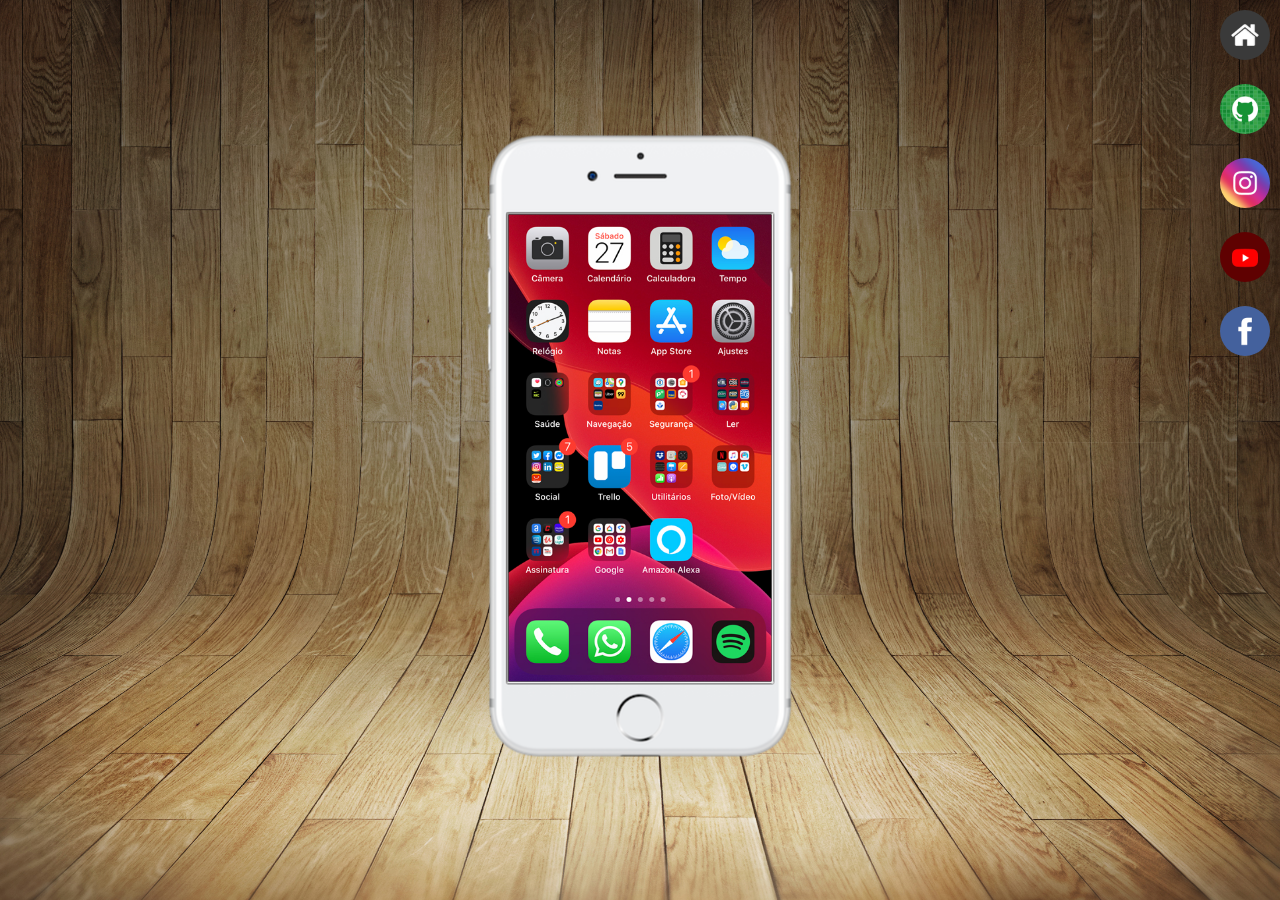
<file: index.html>
<!DOCTYPE html>
<html lang="pt-br">
<head>
    <meta charset="UTF-8">
    <meta http-equiv="X-UA-Compatible" content="IE=edge">
    <meta name="viewport" content="width=device-width, initial-scale=1.0">
    <link rel="shortcut icon" href="favicon.ico" type="image/x-icon">
    <link rel="stylesheet" href="estilos/style.css">
    <title>Redes sociais</title>
</head>
<body>
    <main>
        <section id="telefone">
           <iframe src="home.html" name="tela" id="tela"></iframe>
        </section>
        <section id="redes-sociais">
            <a href="home.html" target="tela"><img src="imagens/logo-home.jpg" alt="Home"></a> <br>
            <a href="github.html" target="tela"><img src="imagens/logo-github.jpg" alt="GitHub"></a> <br>
            <a href="instagram.html" target="tela"><img src="imagens/logo-instagram.jpg" alt="Instagram"></a> <br>
            <a href="youtube.html" target="tela"><img src="imagens/logo-youtube.jpg" alt="youtube"></a> <br>
            <a href="facebook.html" target="tela"><img src="imagens/logo-facebook.jpg" alt=""></a> <br>
        </section>
    </main>

</body>
</html>
</file>
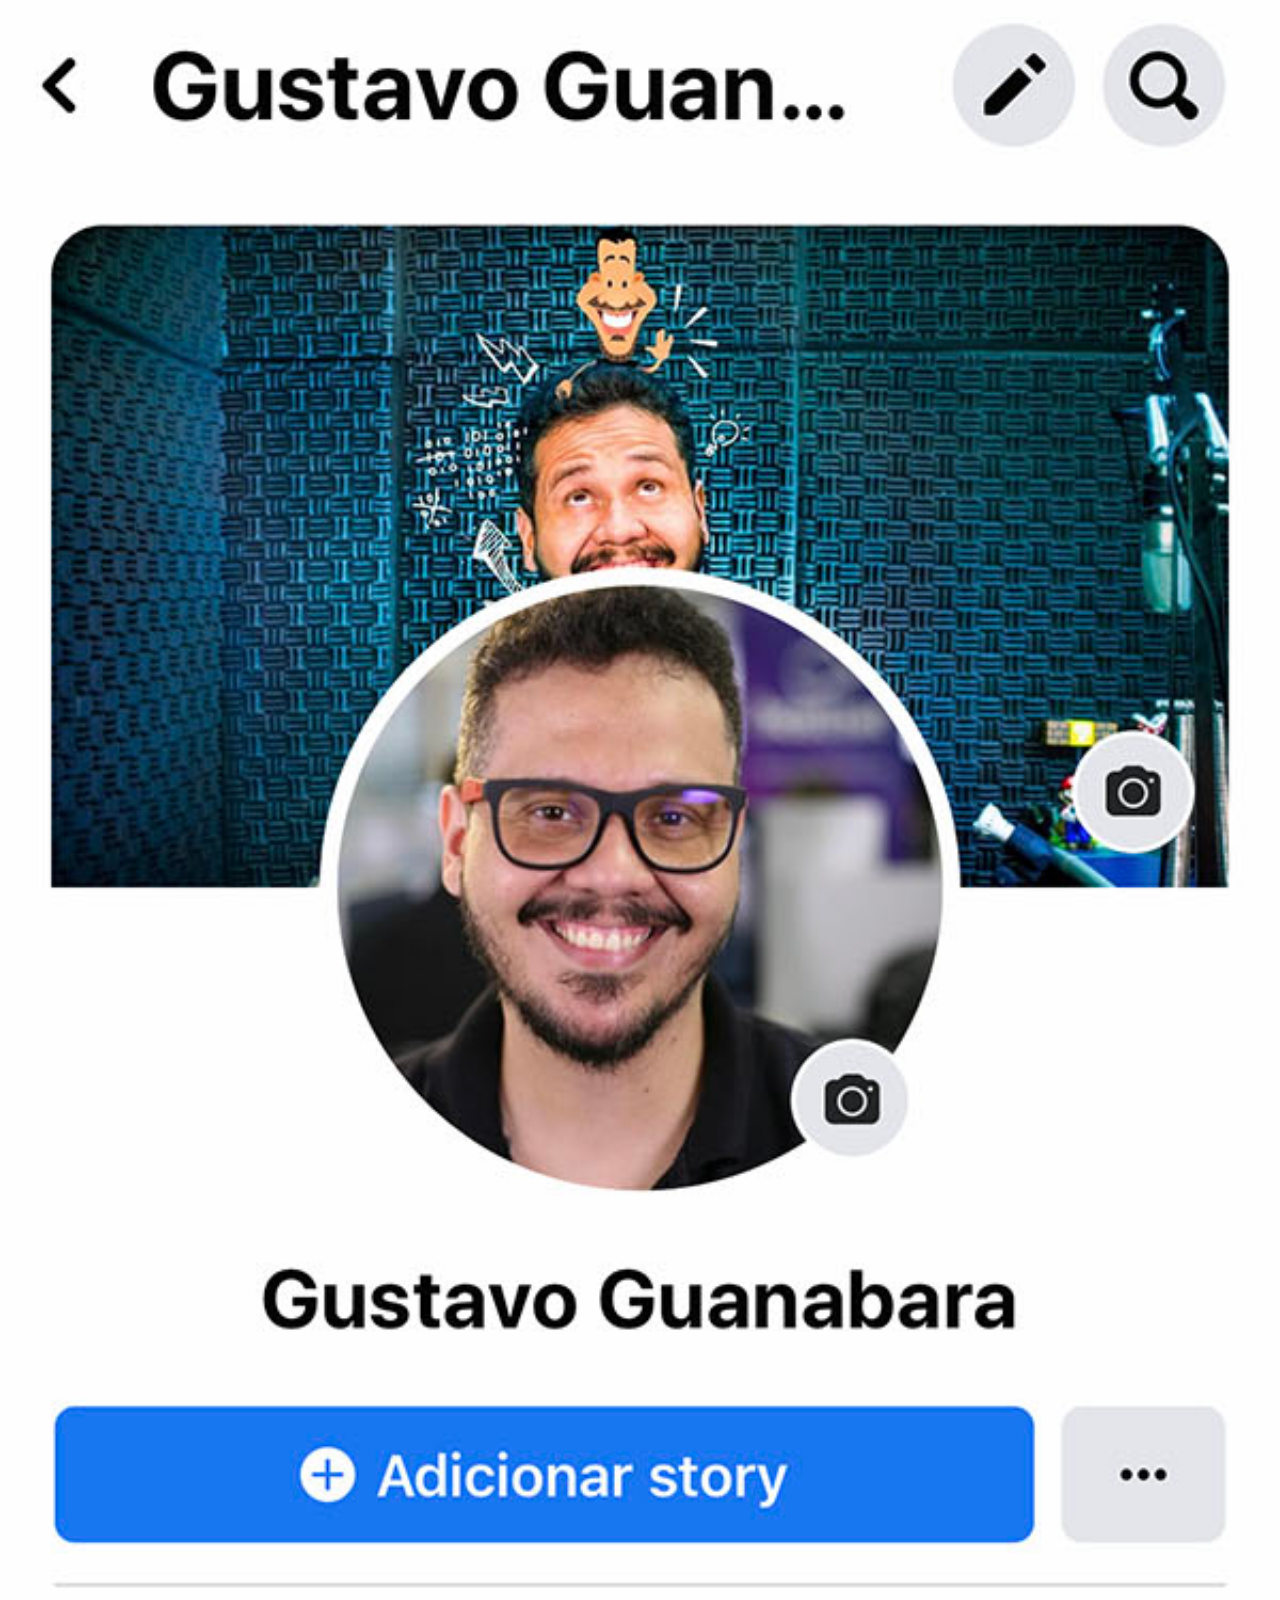
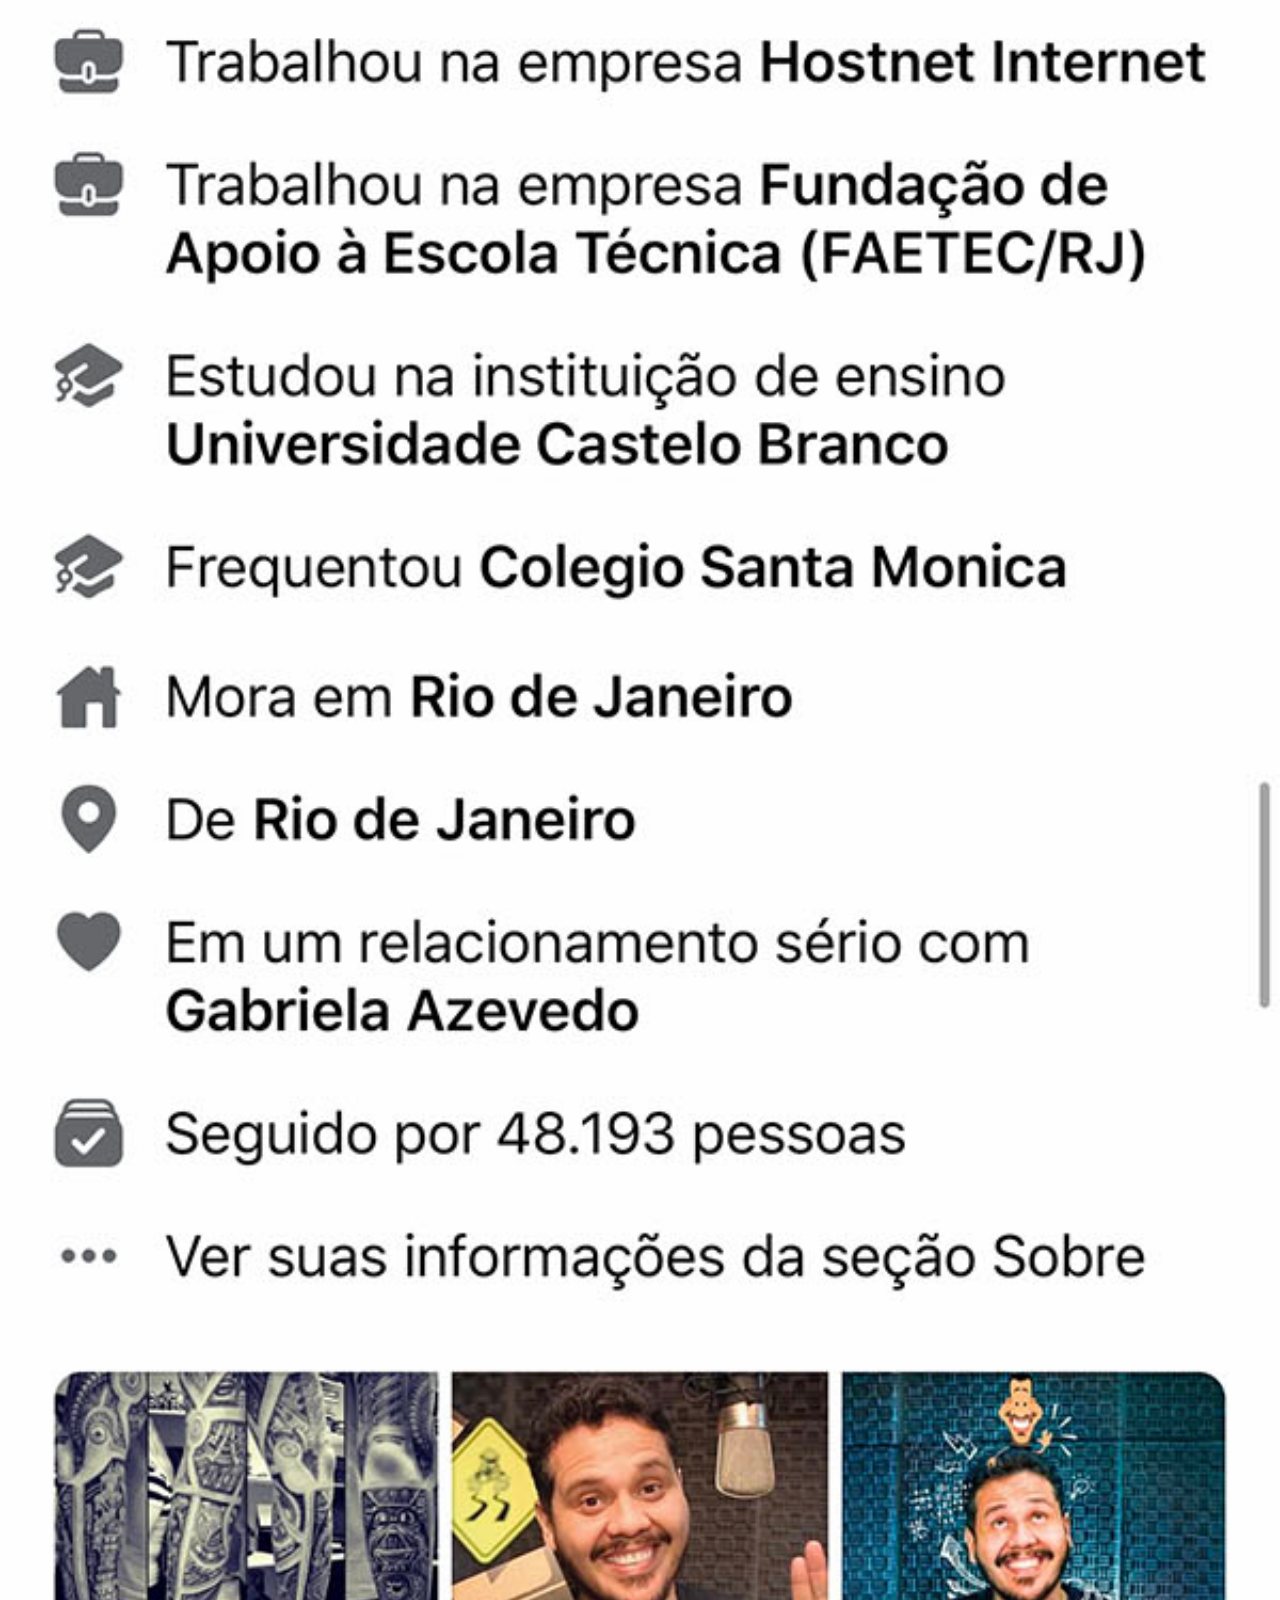
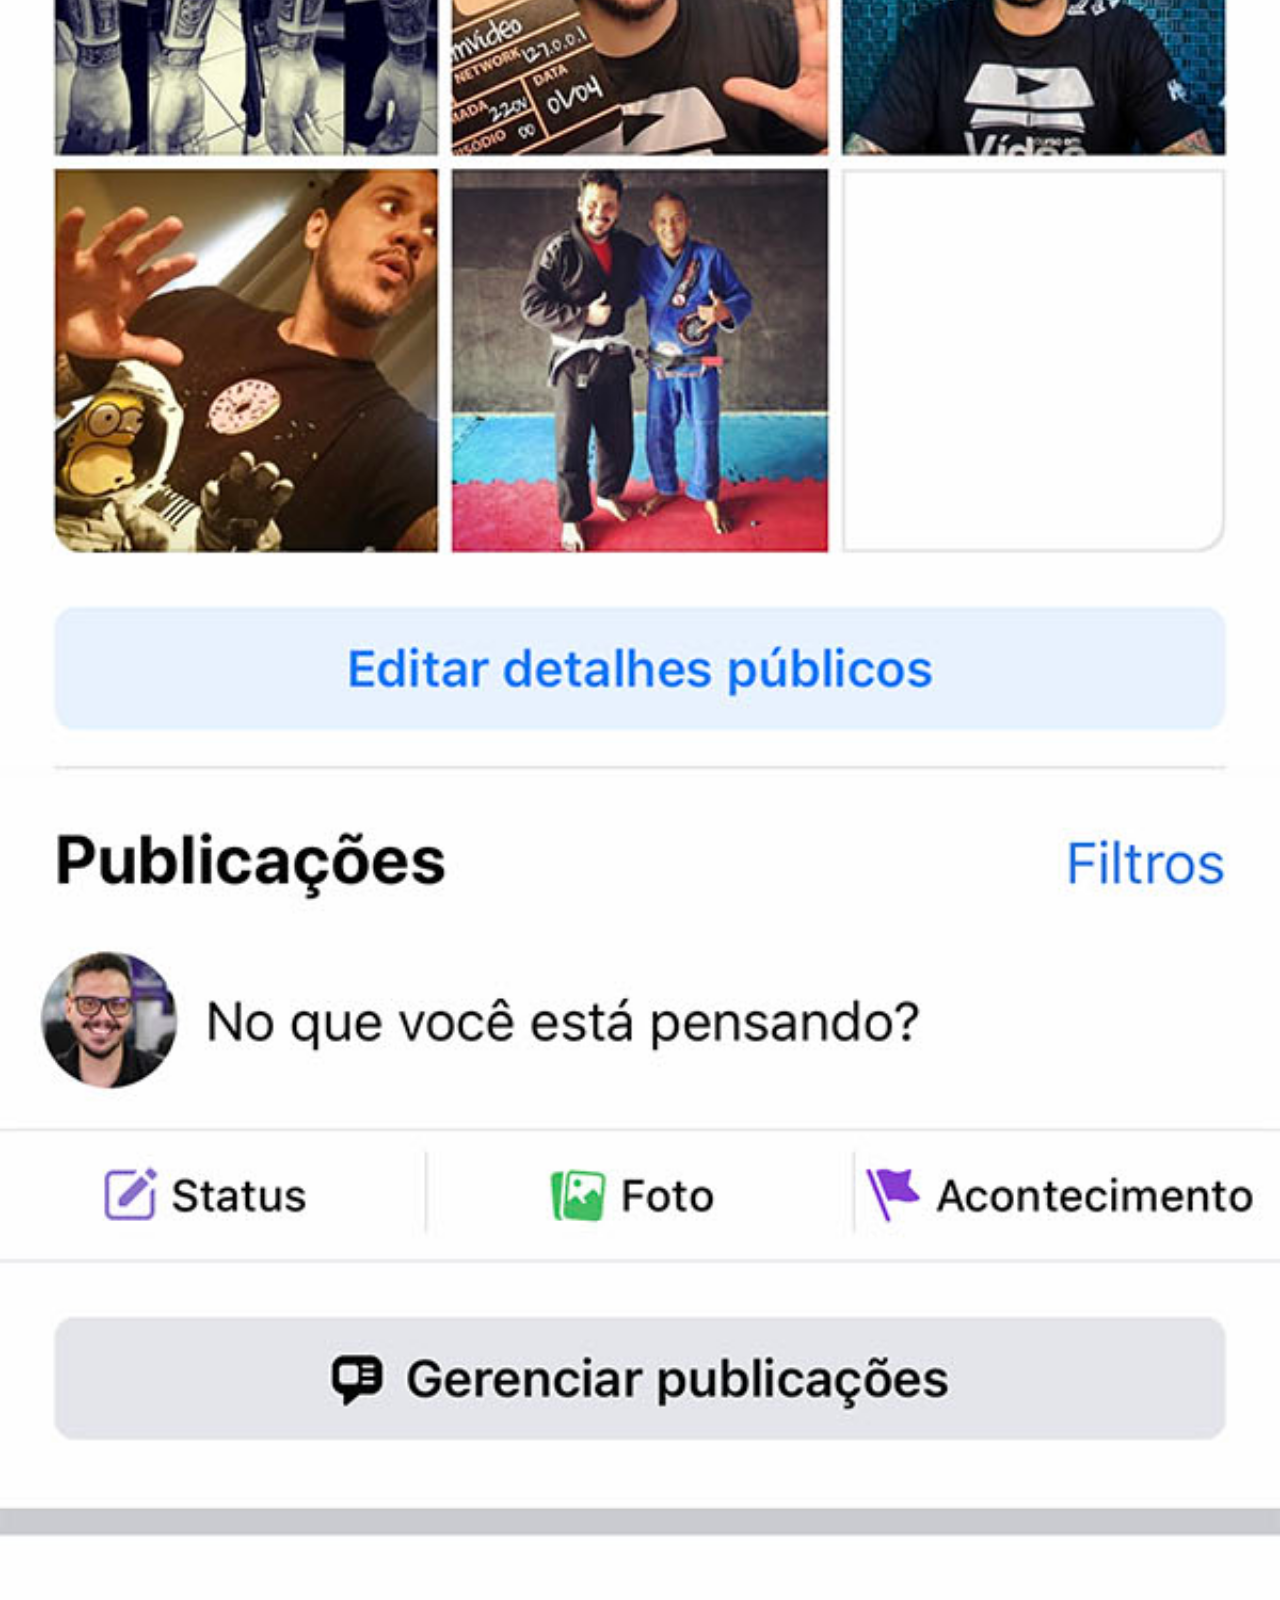
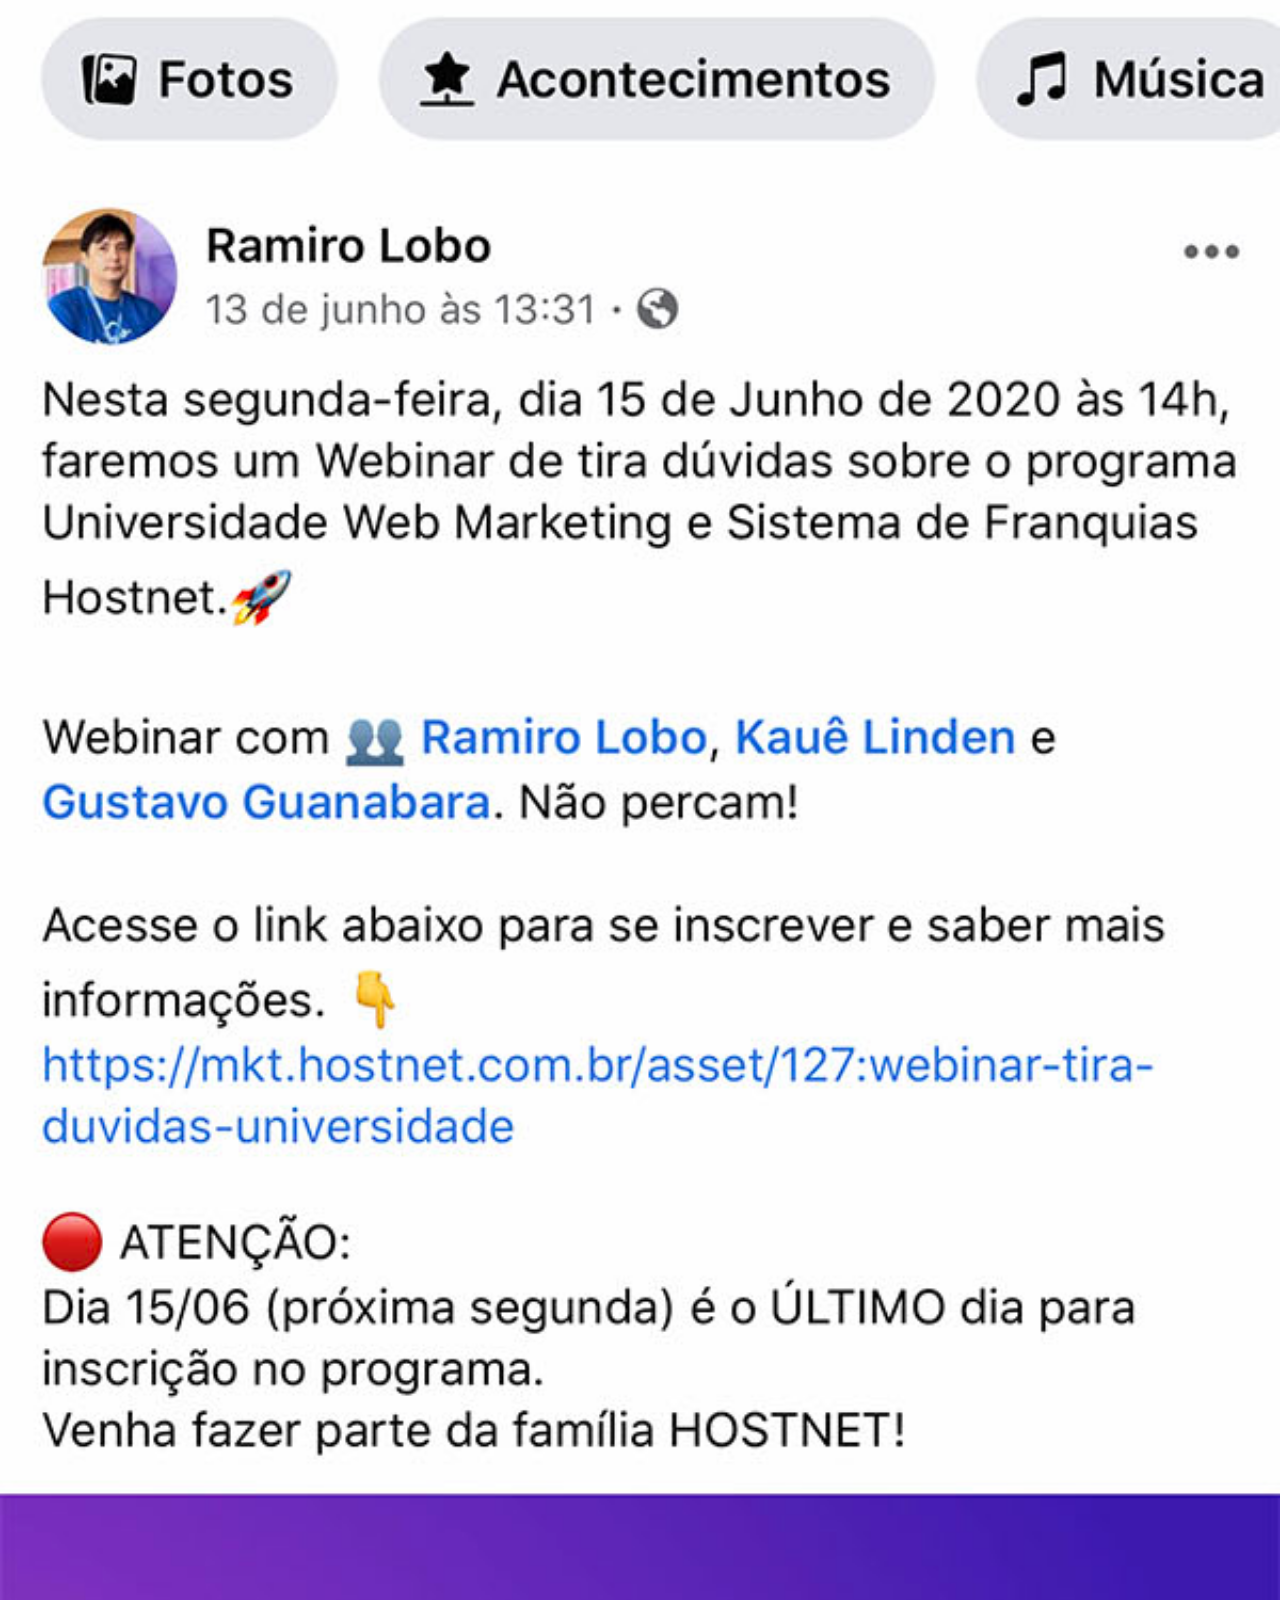
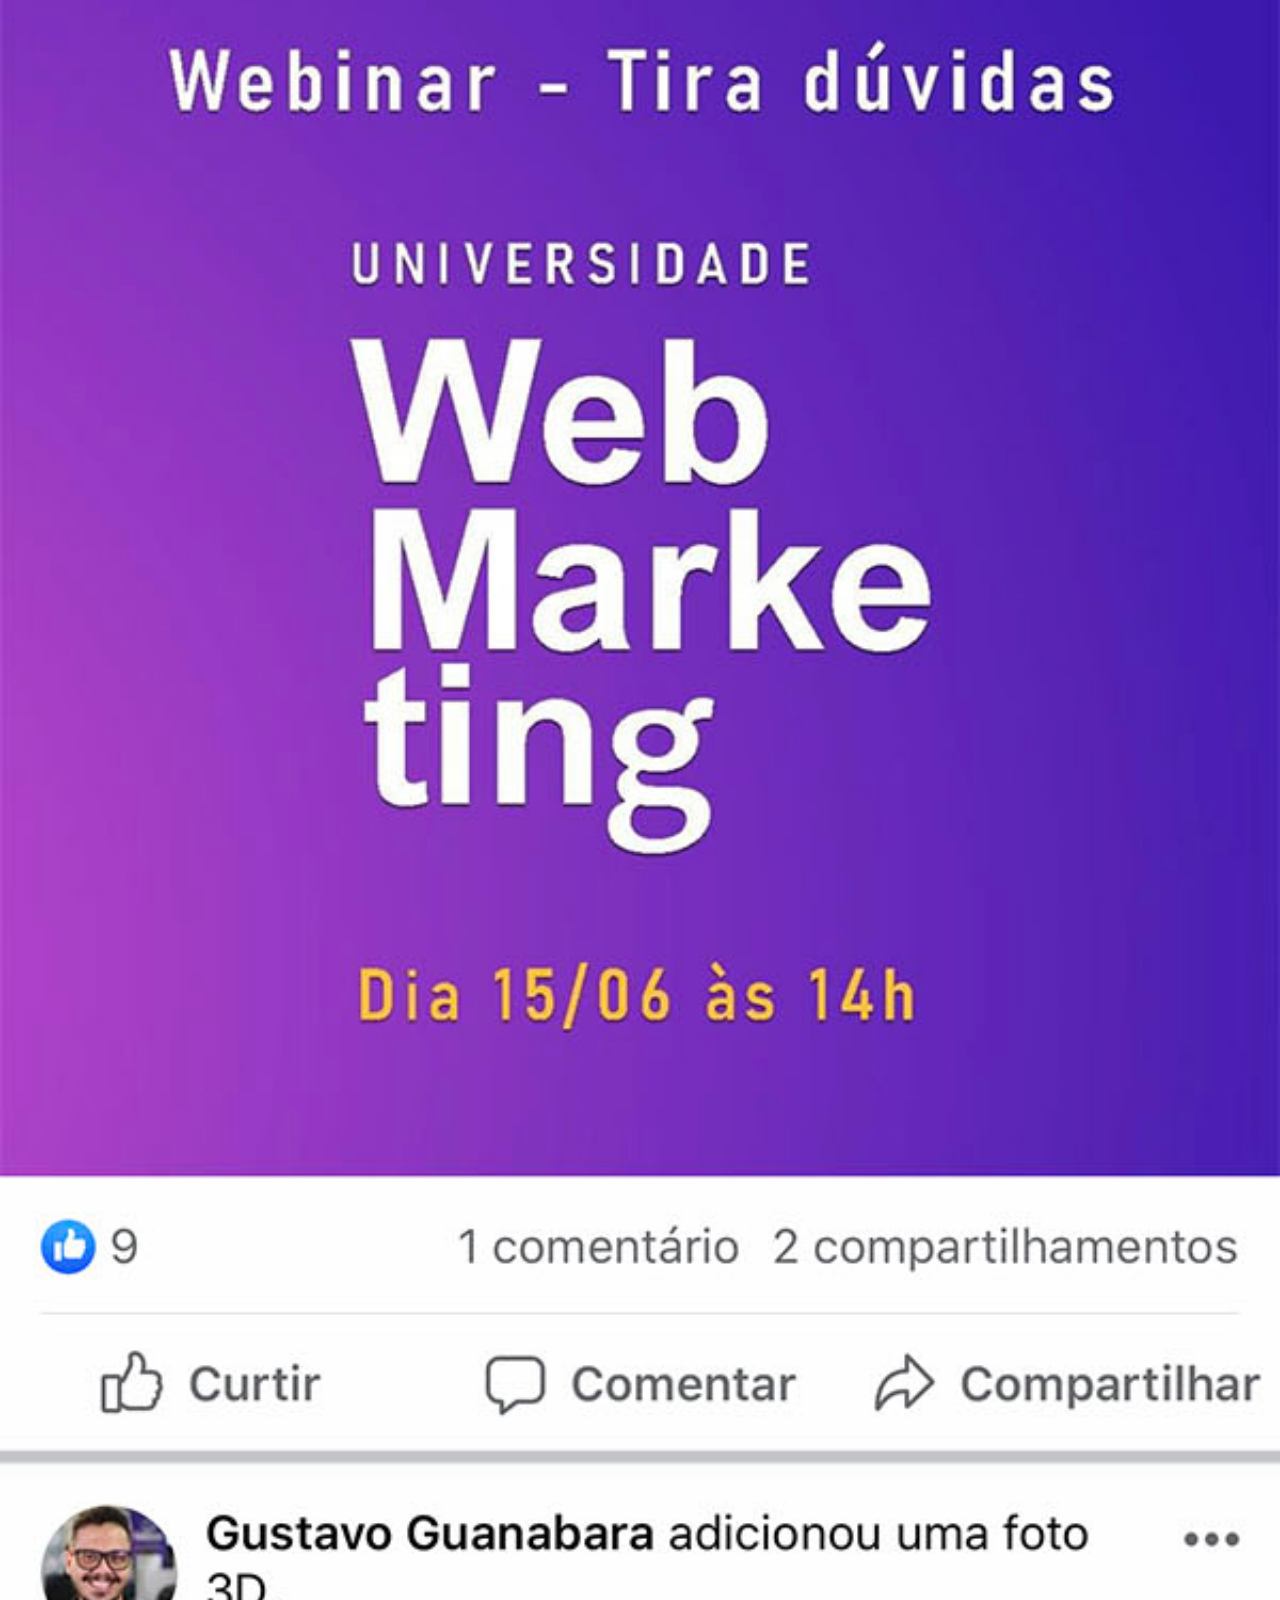
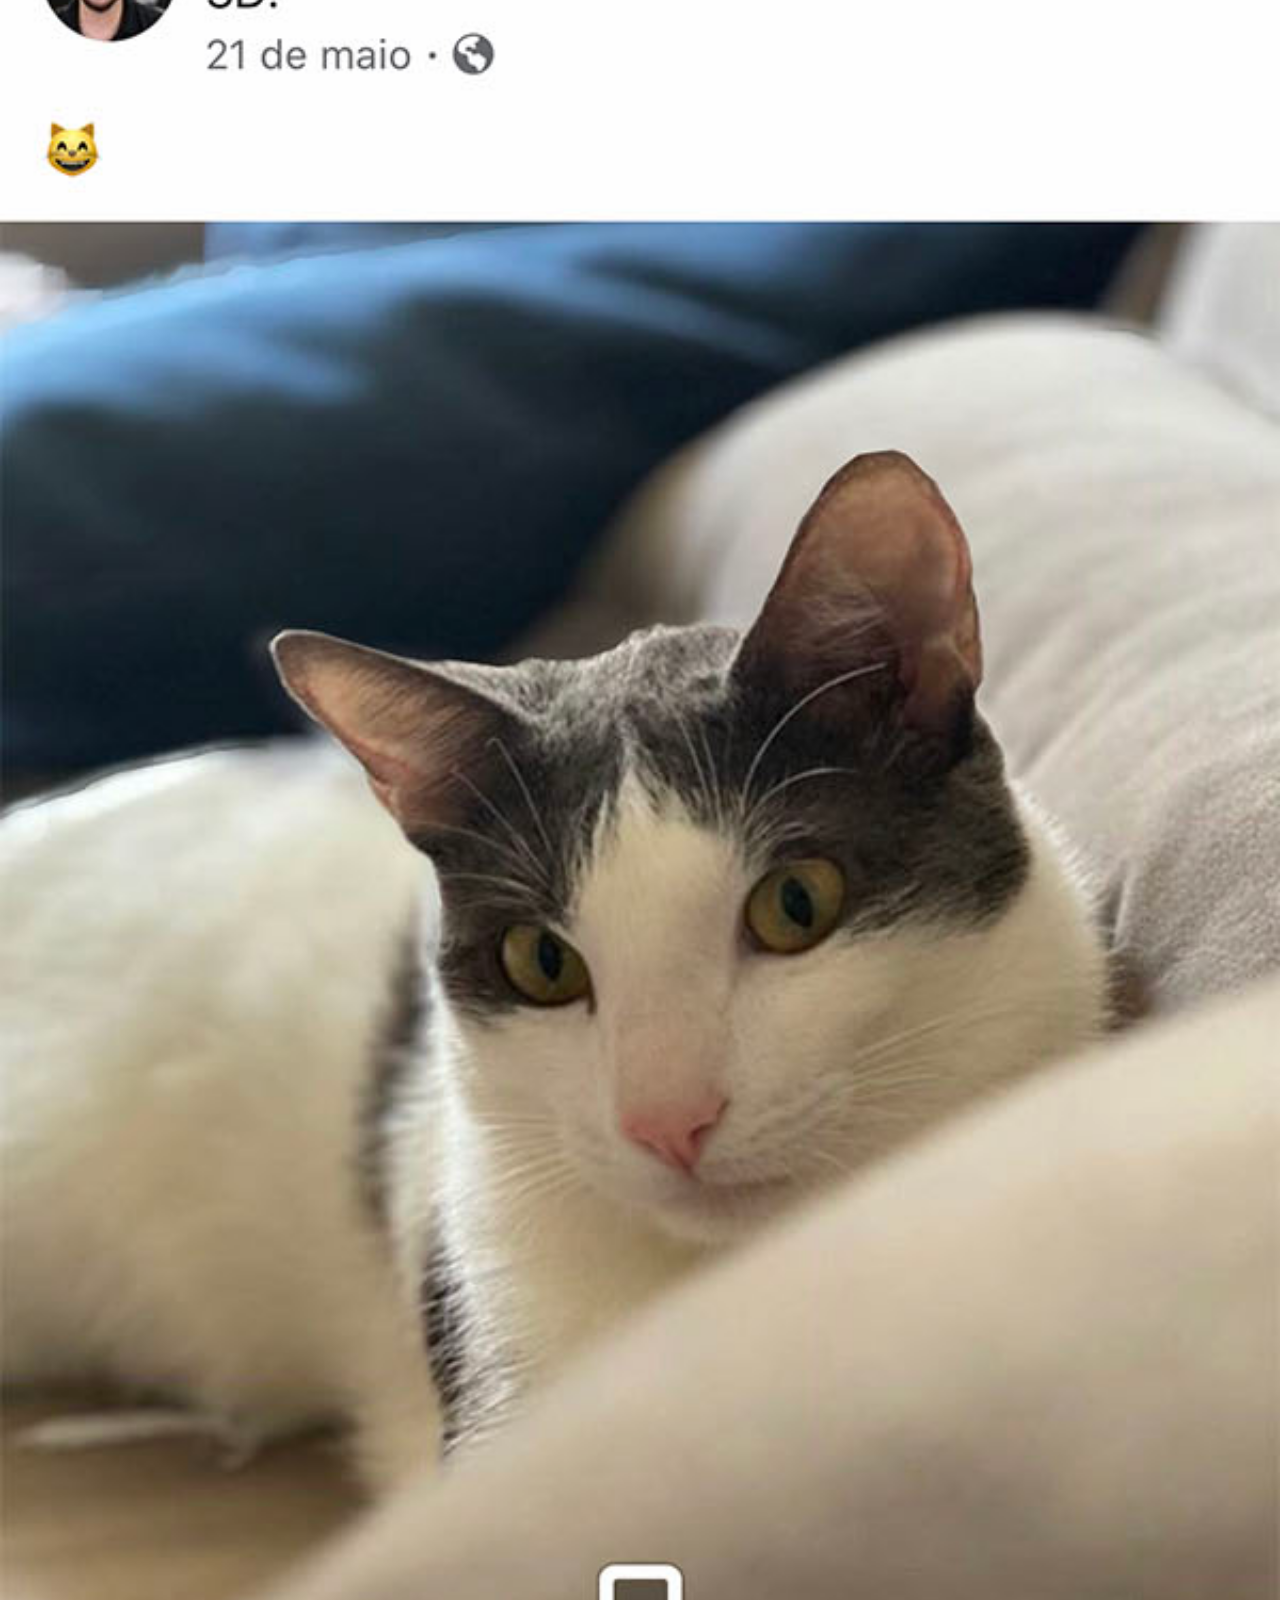
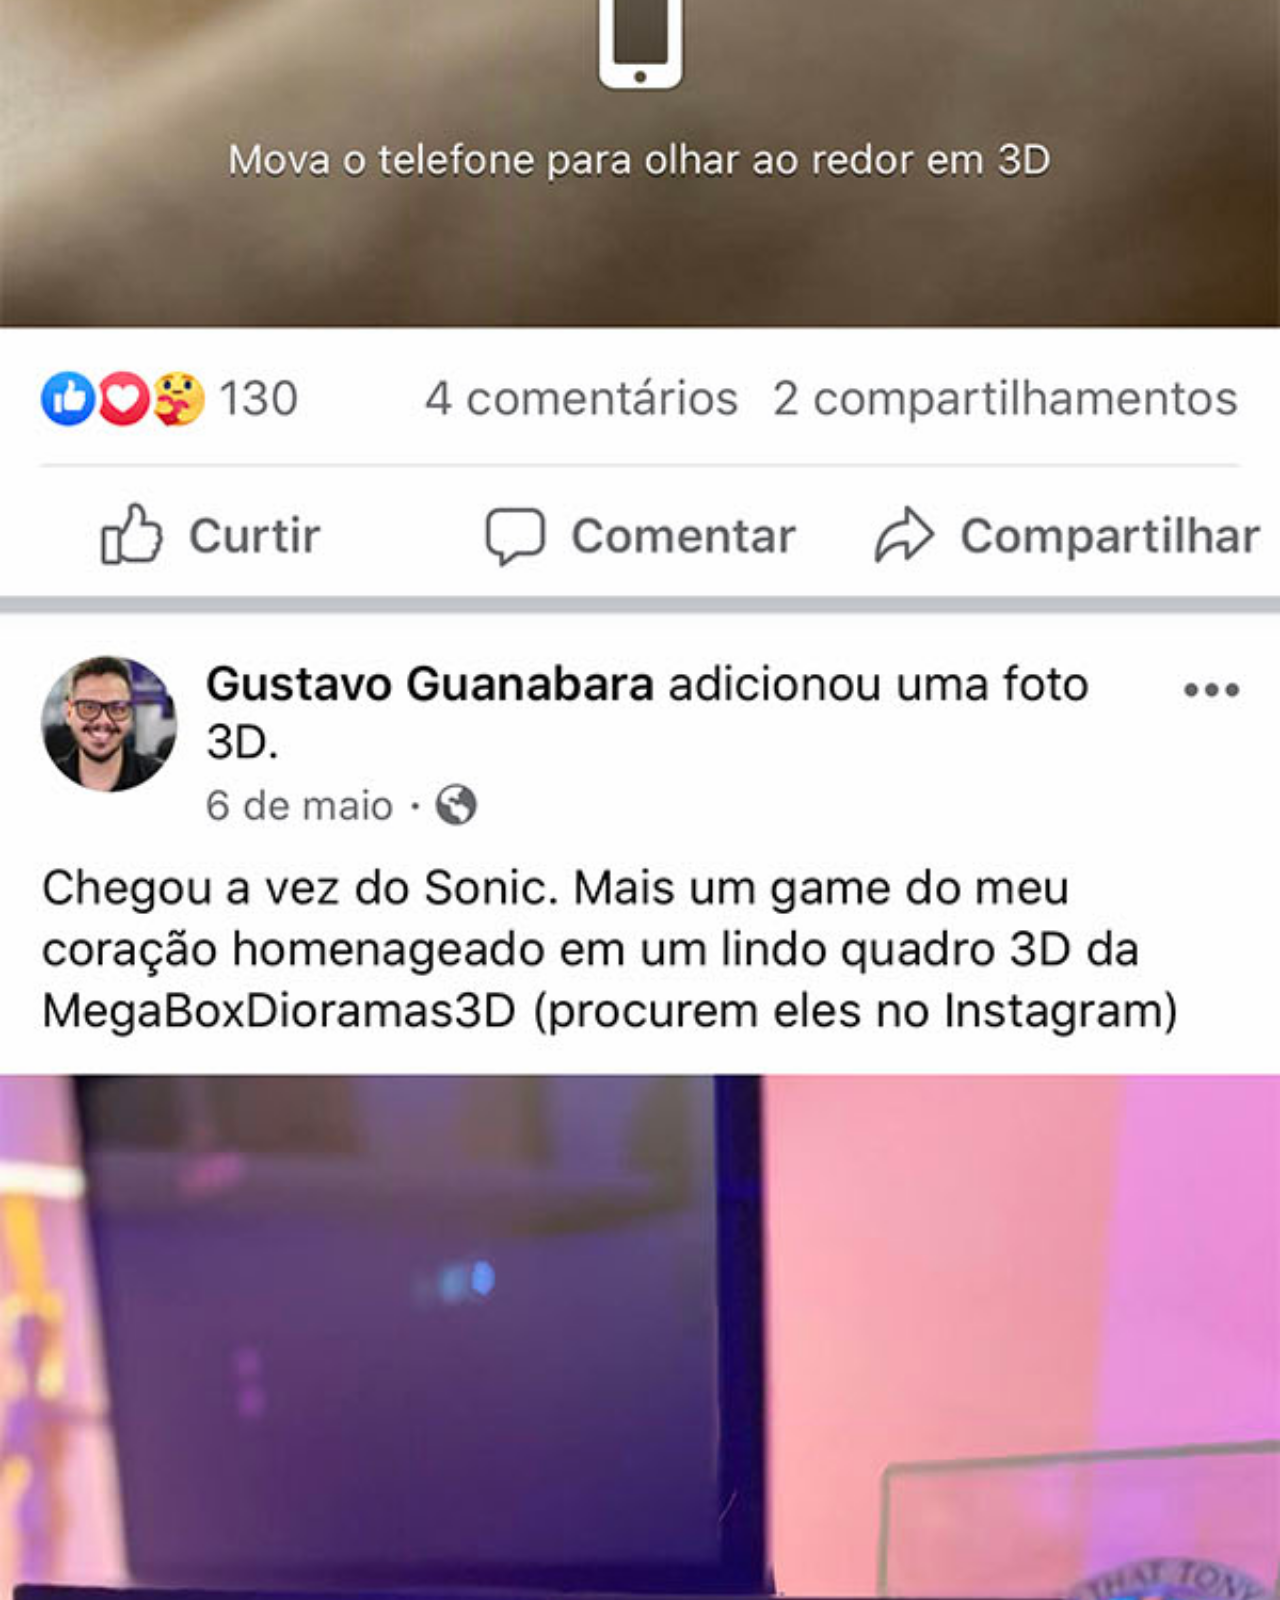
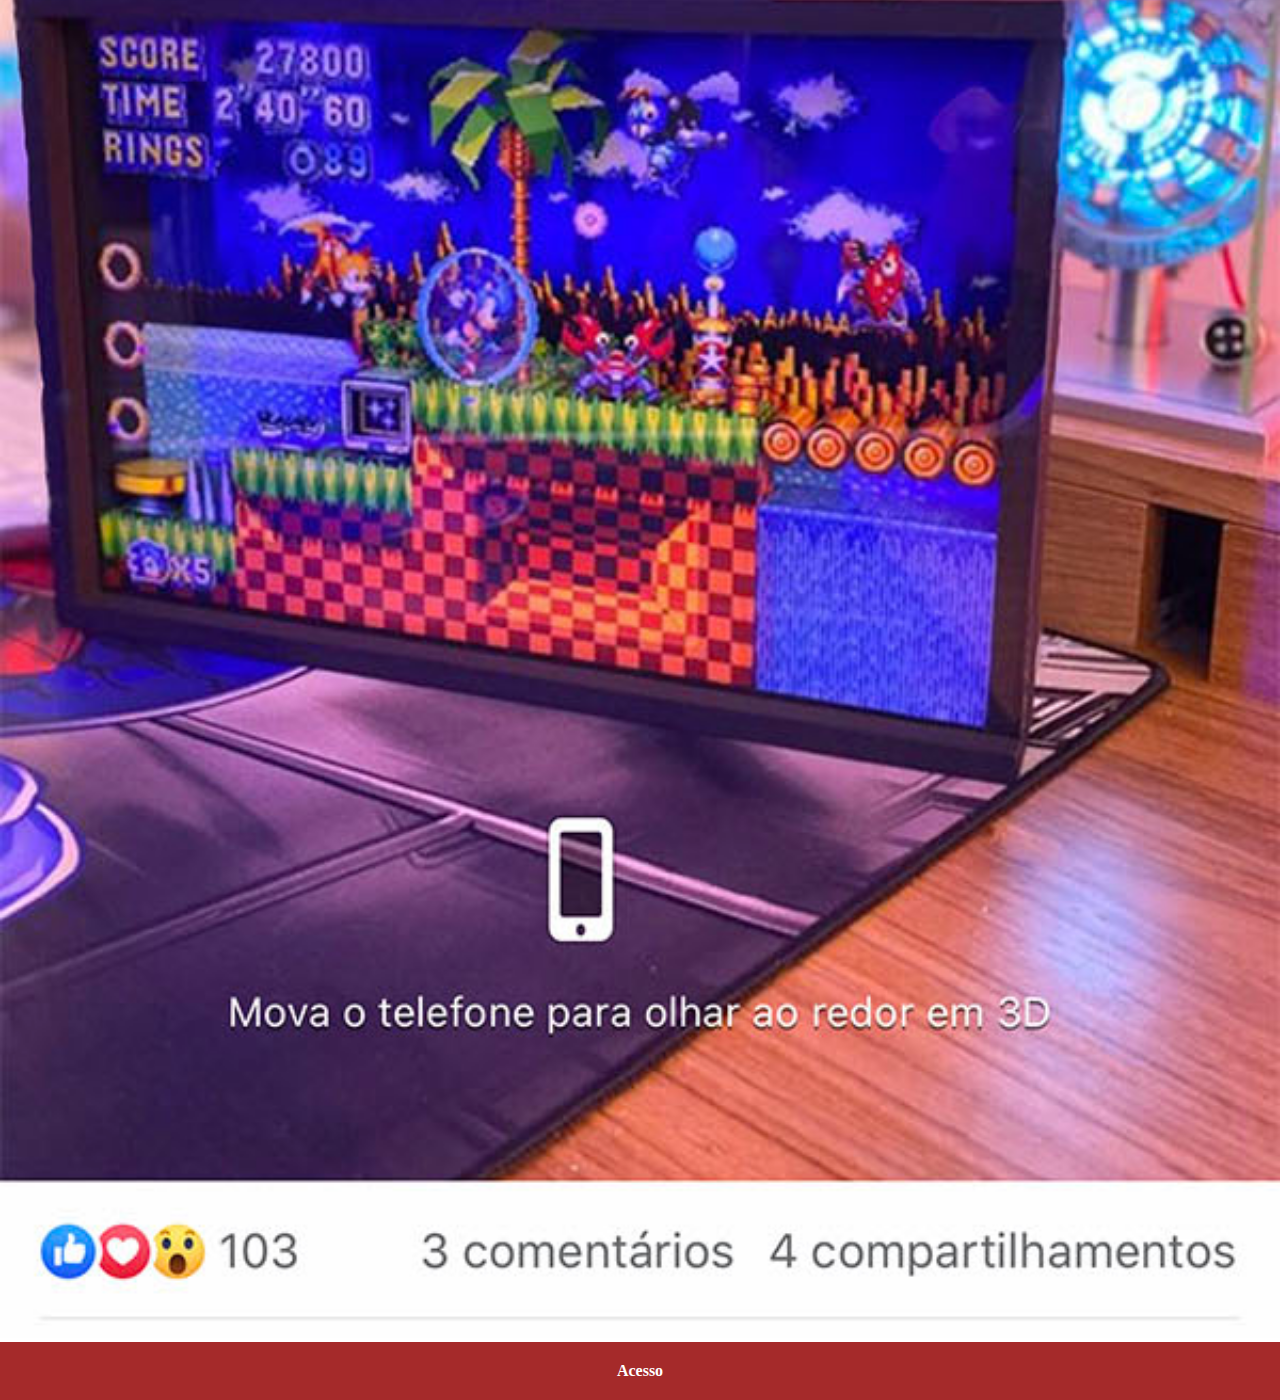
<file: facebook.html>
<!DOCTYPE html>
<html lang="pt-br">
<head>
    <meta charset="UTF-8">
    <meta http-equiv="X-UA-Compatible" content="IE=edge">
    <meta name="viewport" content="width=device-width, initial-scale=1.0">
    <link rel="stylesheet" href="estilos/social.css">
    <title>Facebook</title>
</head>
<body>
    <img src="imagens/tela-facebook.jpg" alt="">
    <a href="#">Acesso</a>
    
</body>
</html>
</file>
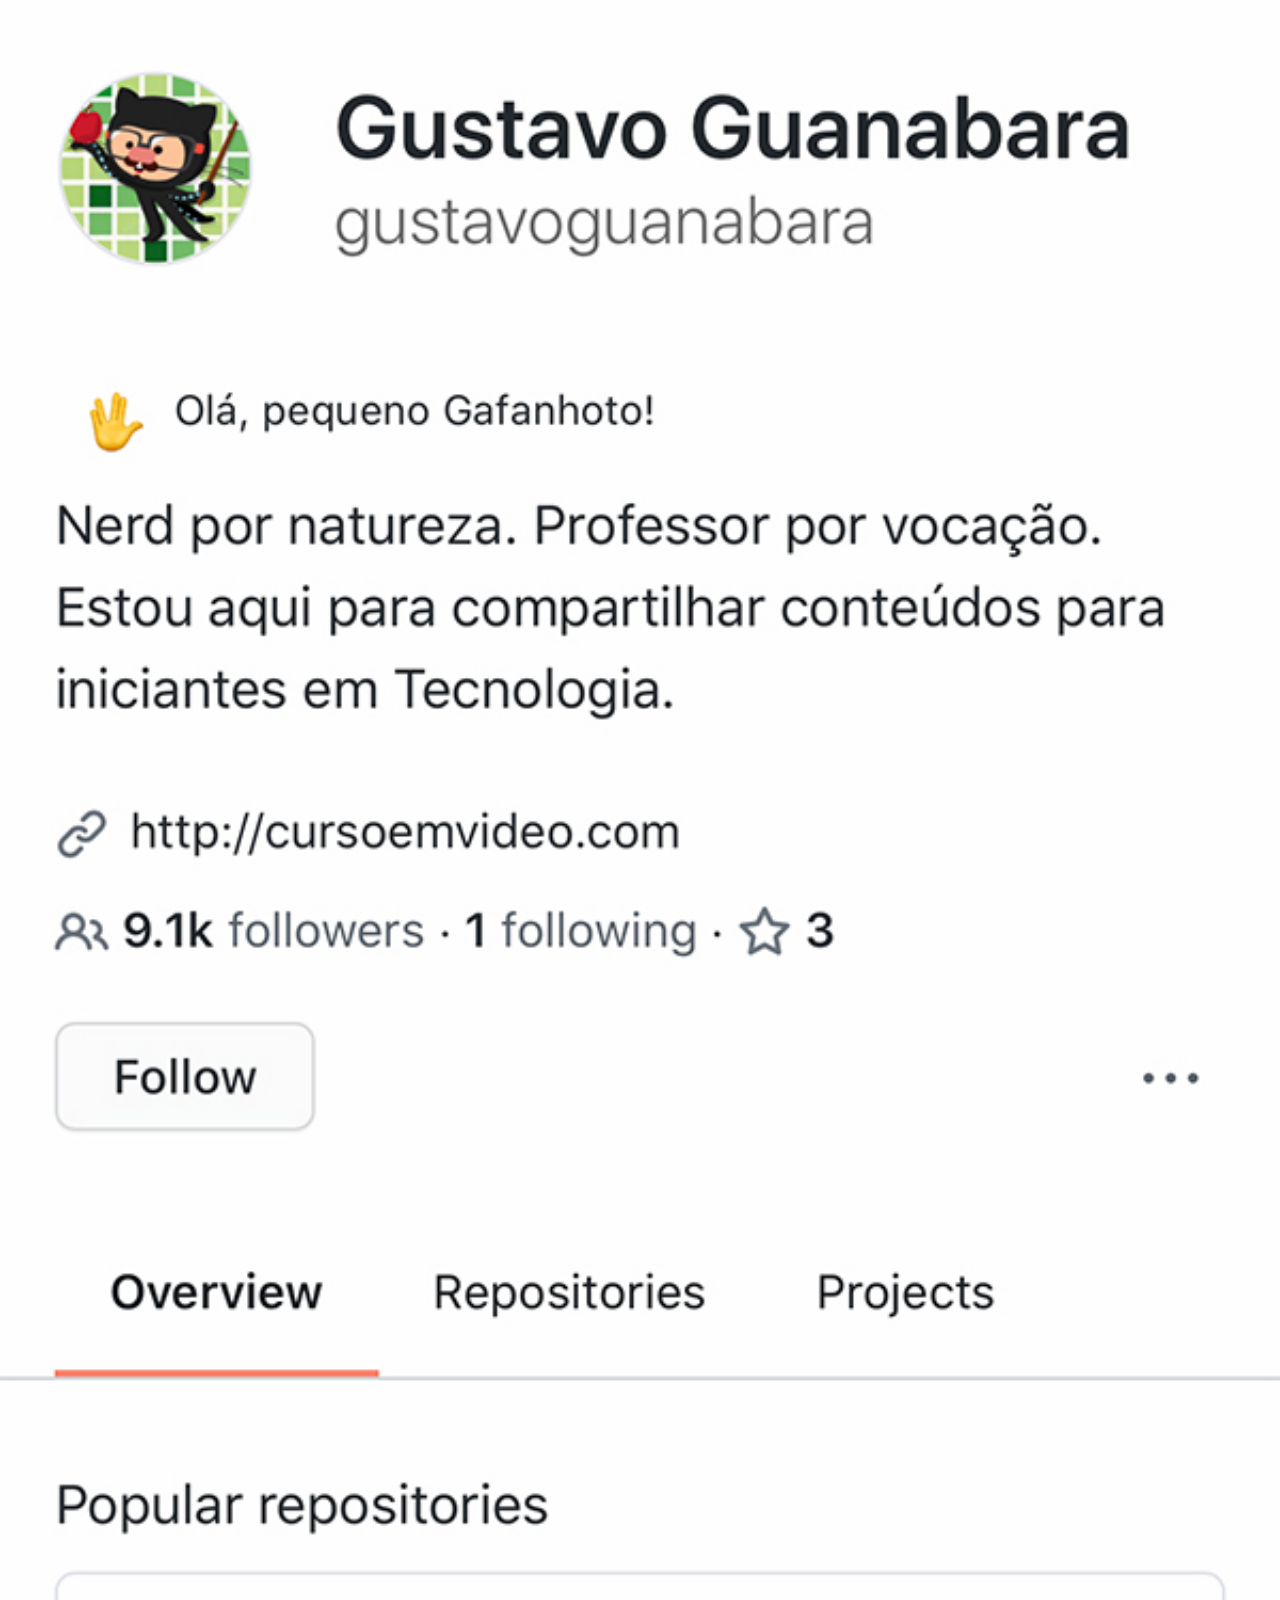
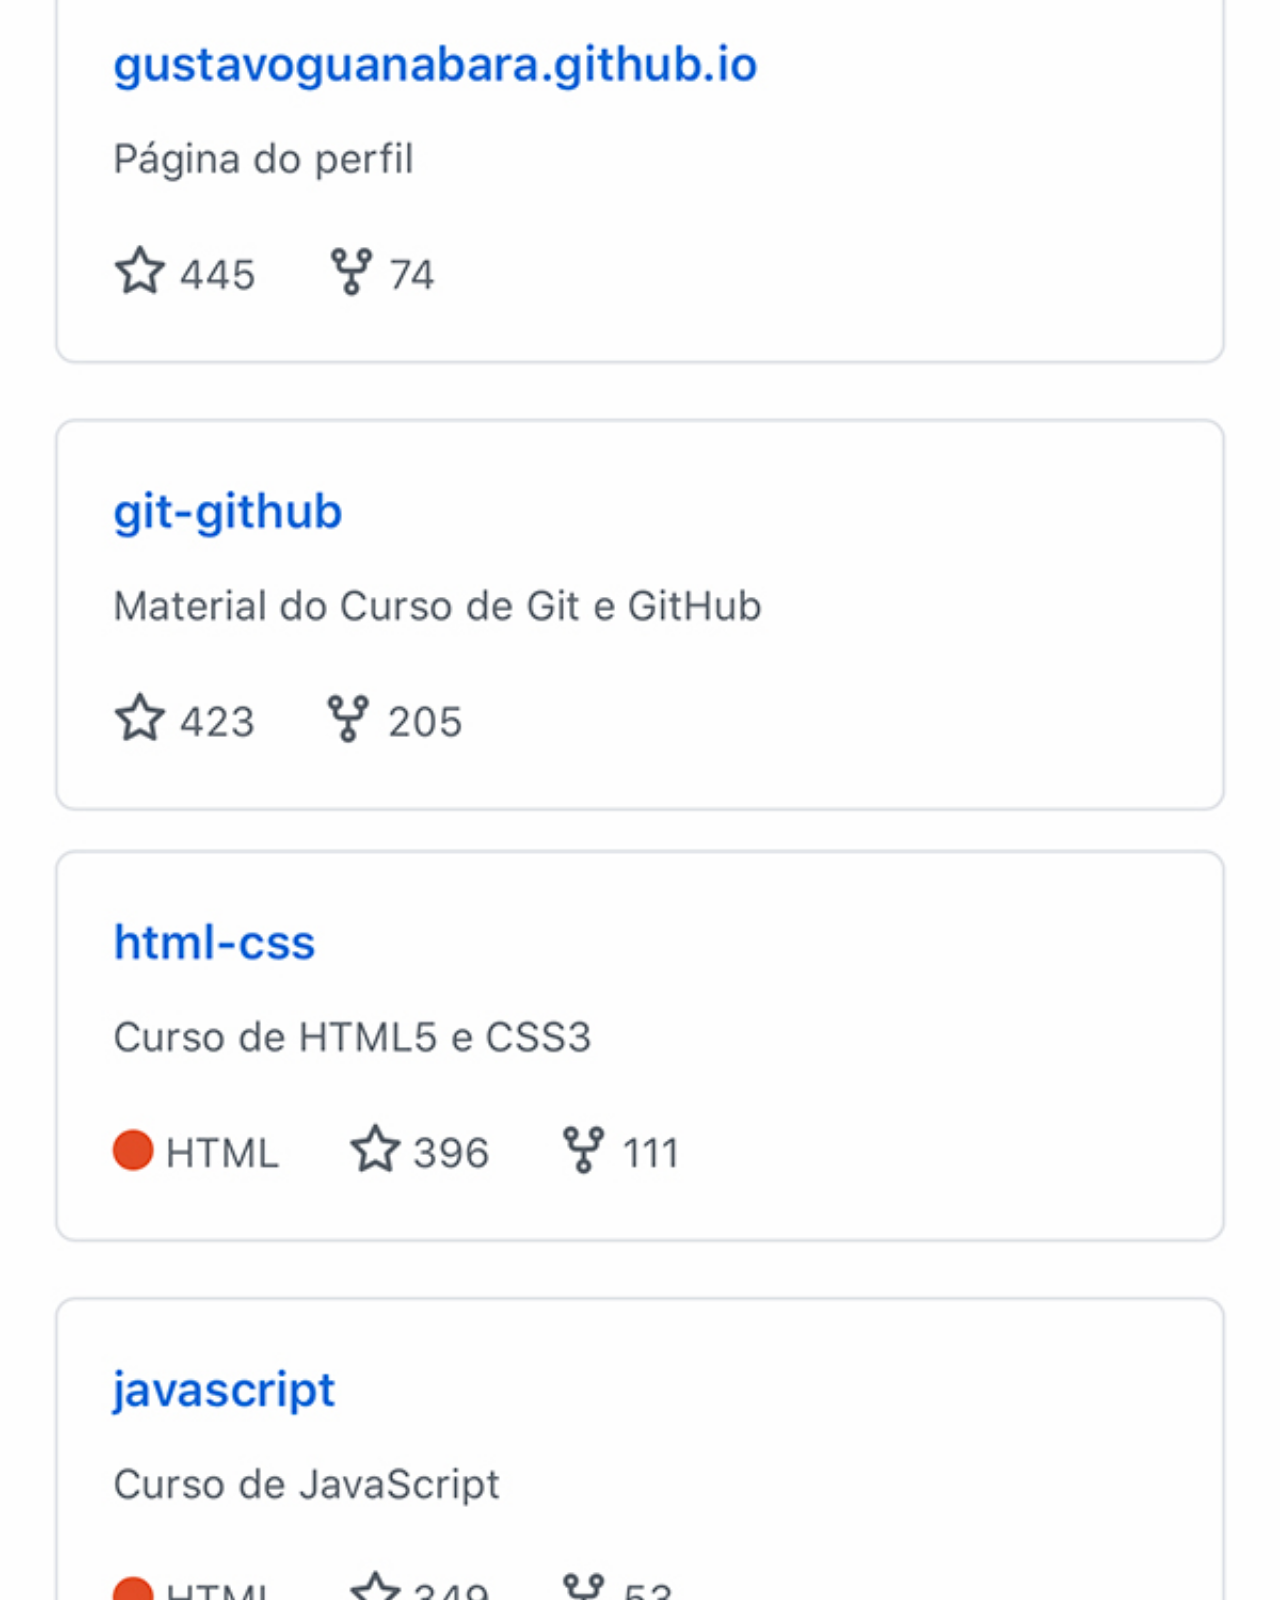
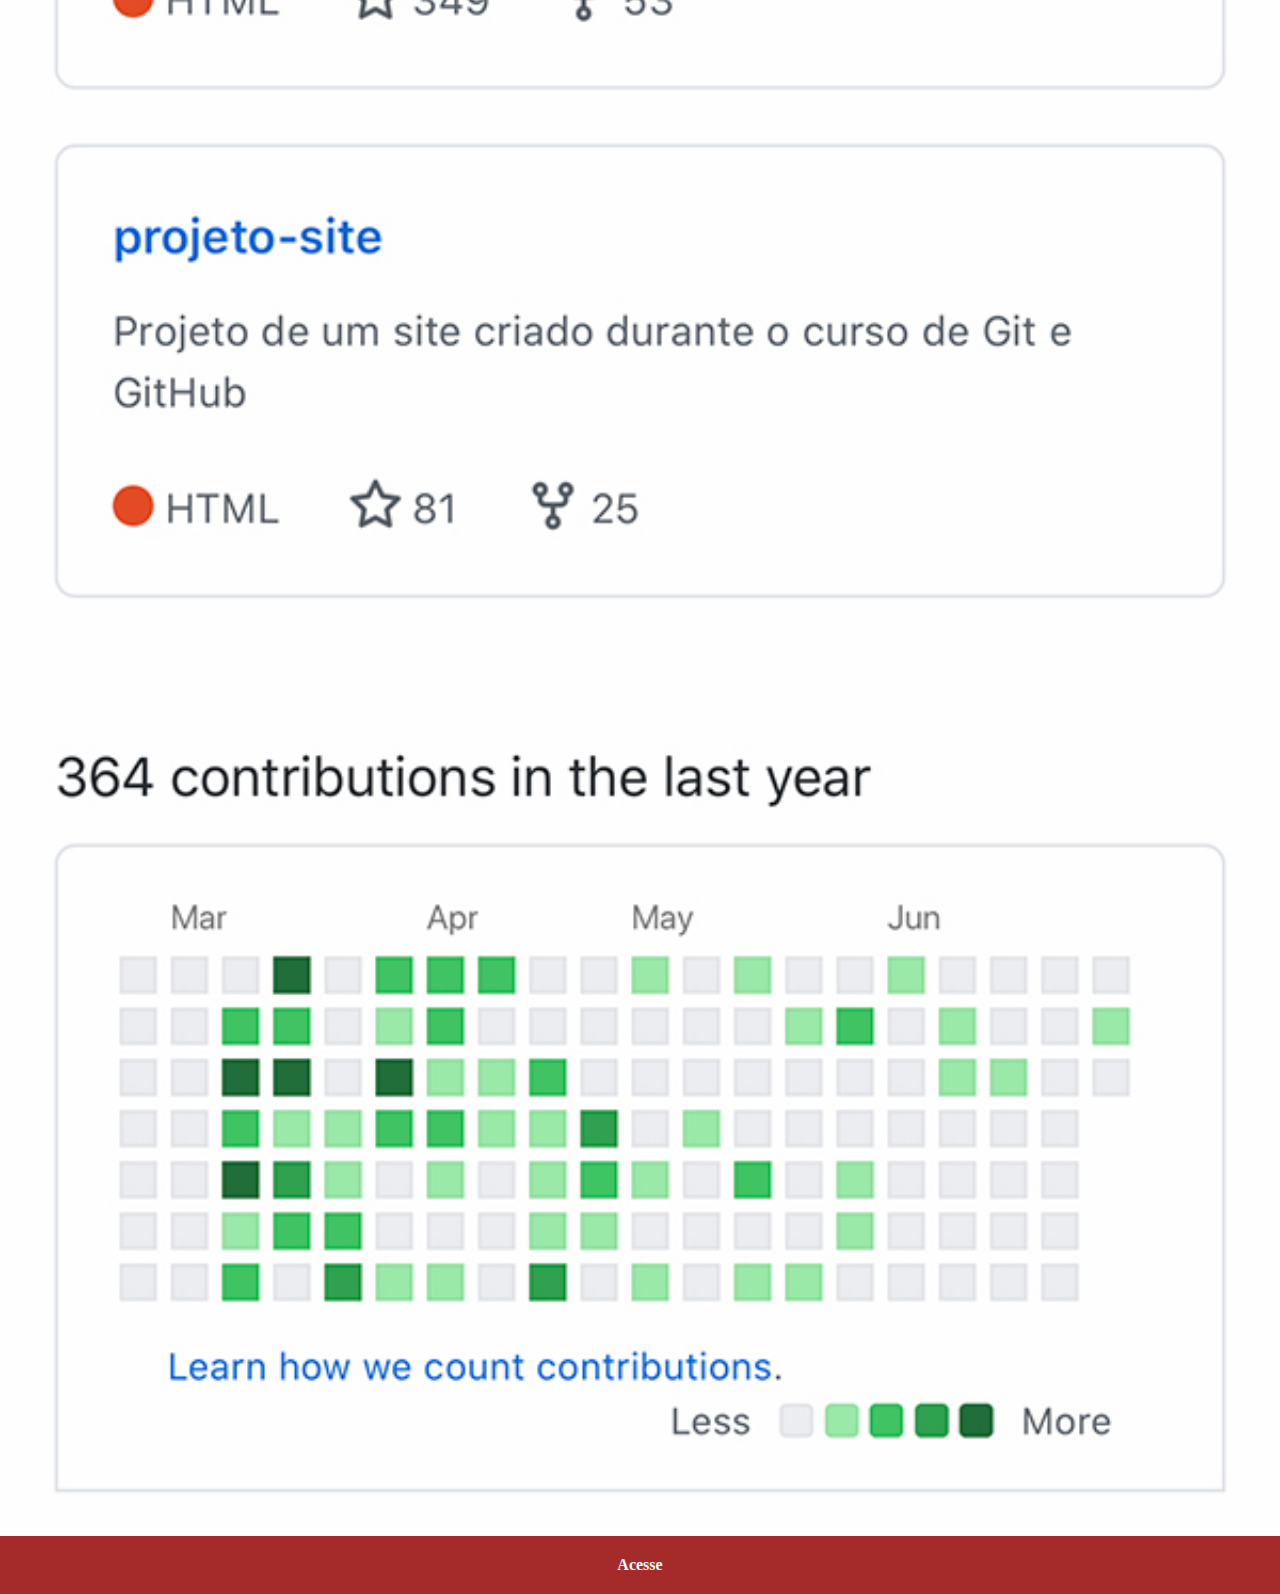
<file: github.html>
<!DOCTYPE html>
<html lang="pt-br">
<head>
    <meta charset="UTF-8">
    <meta http-equiv="X-UA-Compatible" content="IE=edge">
    <meta name="viewport" content="width=device-width, initial-scale=1.0">
    <title>GitHub</title>
    <link rel="stylesheet" href="estilos/social.css">

</head>
<body>
    <img src="imagens/tela-github.jpg" alt="GitHub">
    <a href="#" target="_blank">Acesse</a>
    
</body>
</html>
</file>
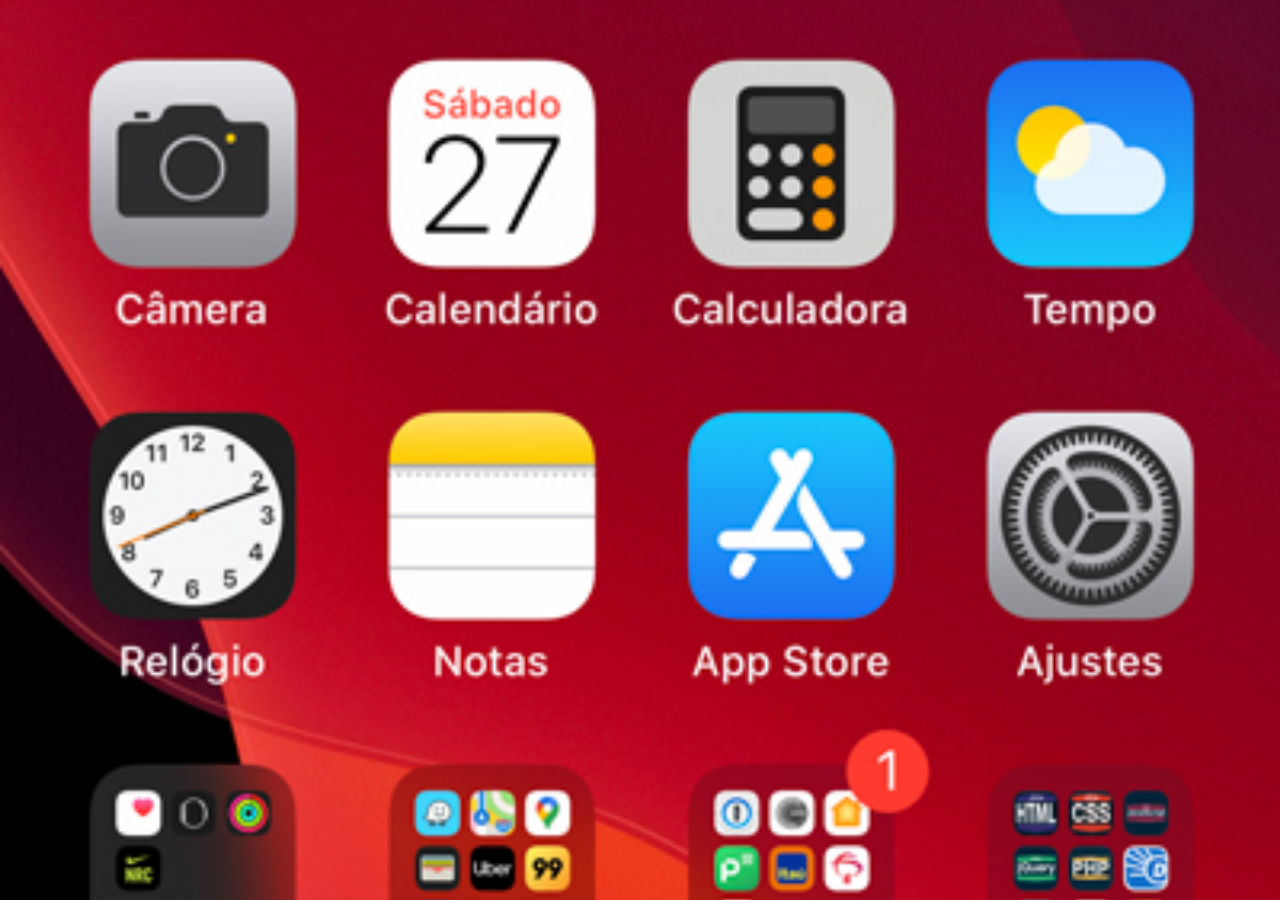
<file: home.html>
<!DOCTYPE html>
<html lang="pt-br">
<head>
    <meta charset="UTF-8">
    <meta http-equiv="X-UA-Compatible" content="IE=edge">
    <meta name="viewport" content="width=device-width, initial-scale=1.0">
    <title>Home</title>
    <style>
        * {
            margin: 0px;
            padding: 0px;
        }
        body {
            height: 100vh;
            width: 100vw;

            background: black url(imagens/tela-home.jpg);
            background-repeat: no-repeat;
            background-position: top center;
            background-size: cover;
        }
    </style>
</head>
<body>
    
</body>
</html>
</file>
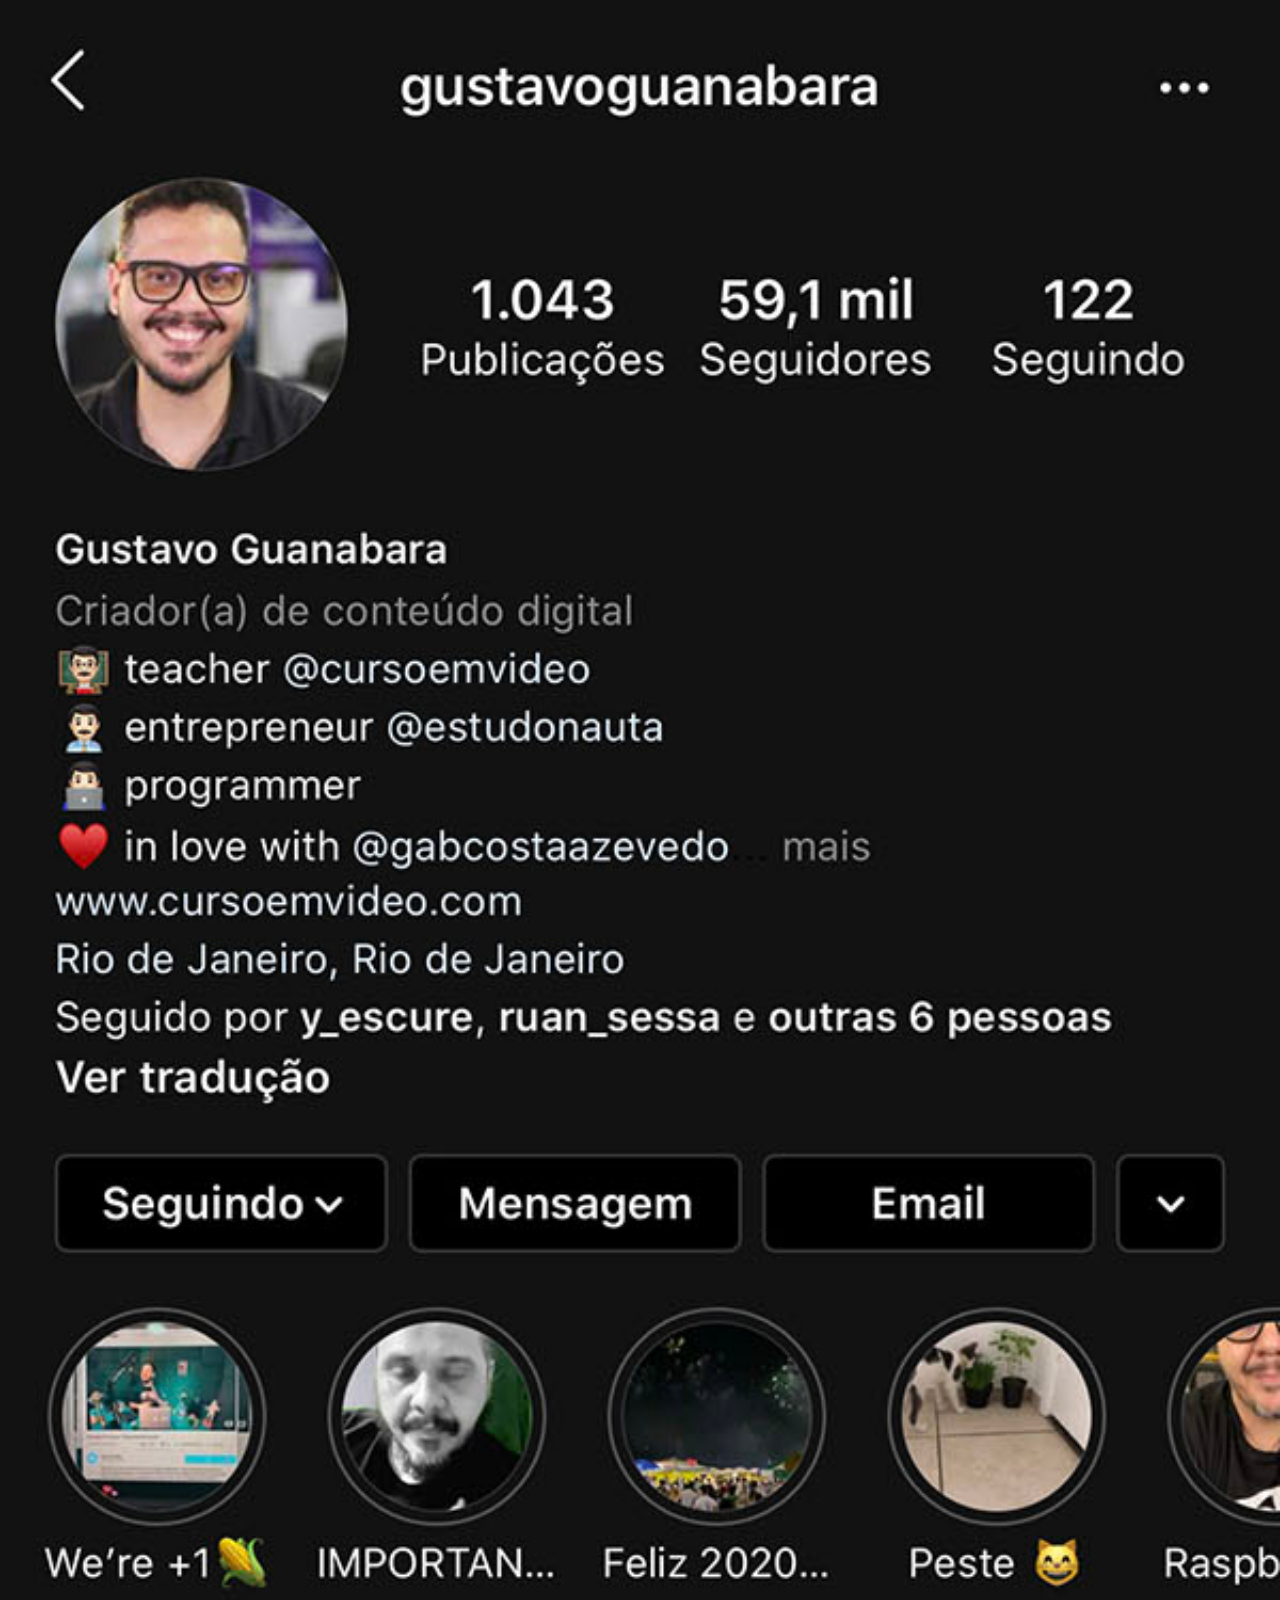
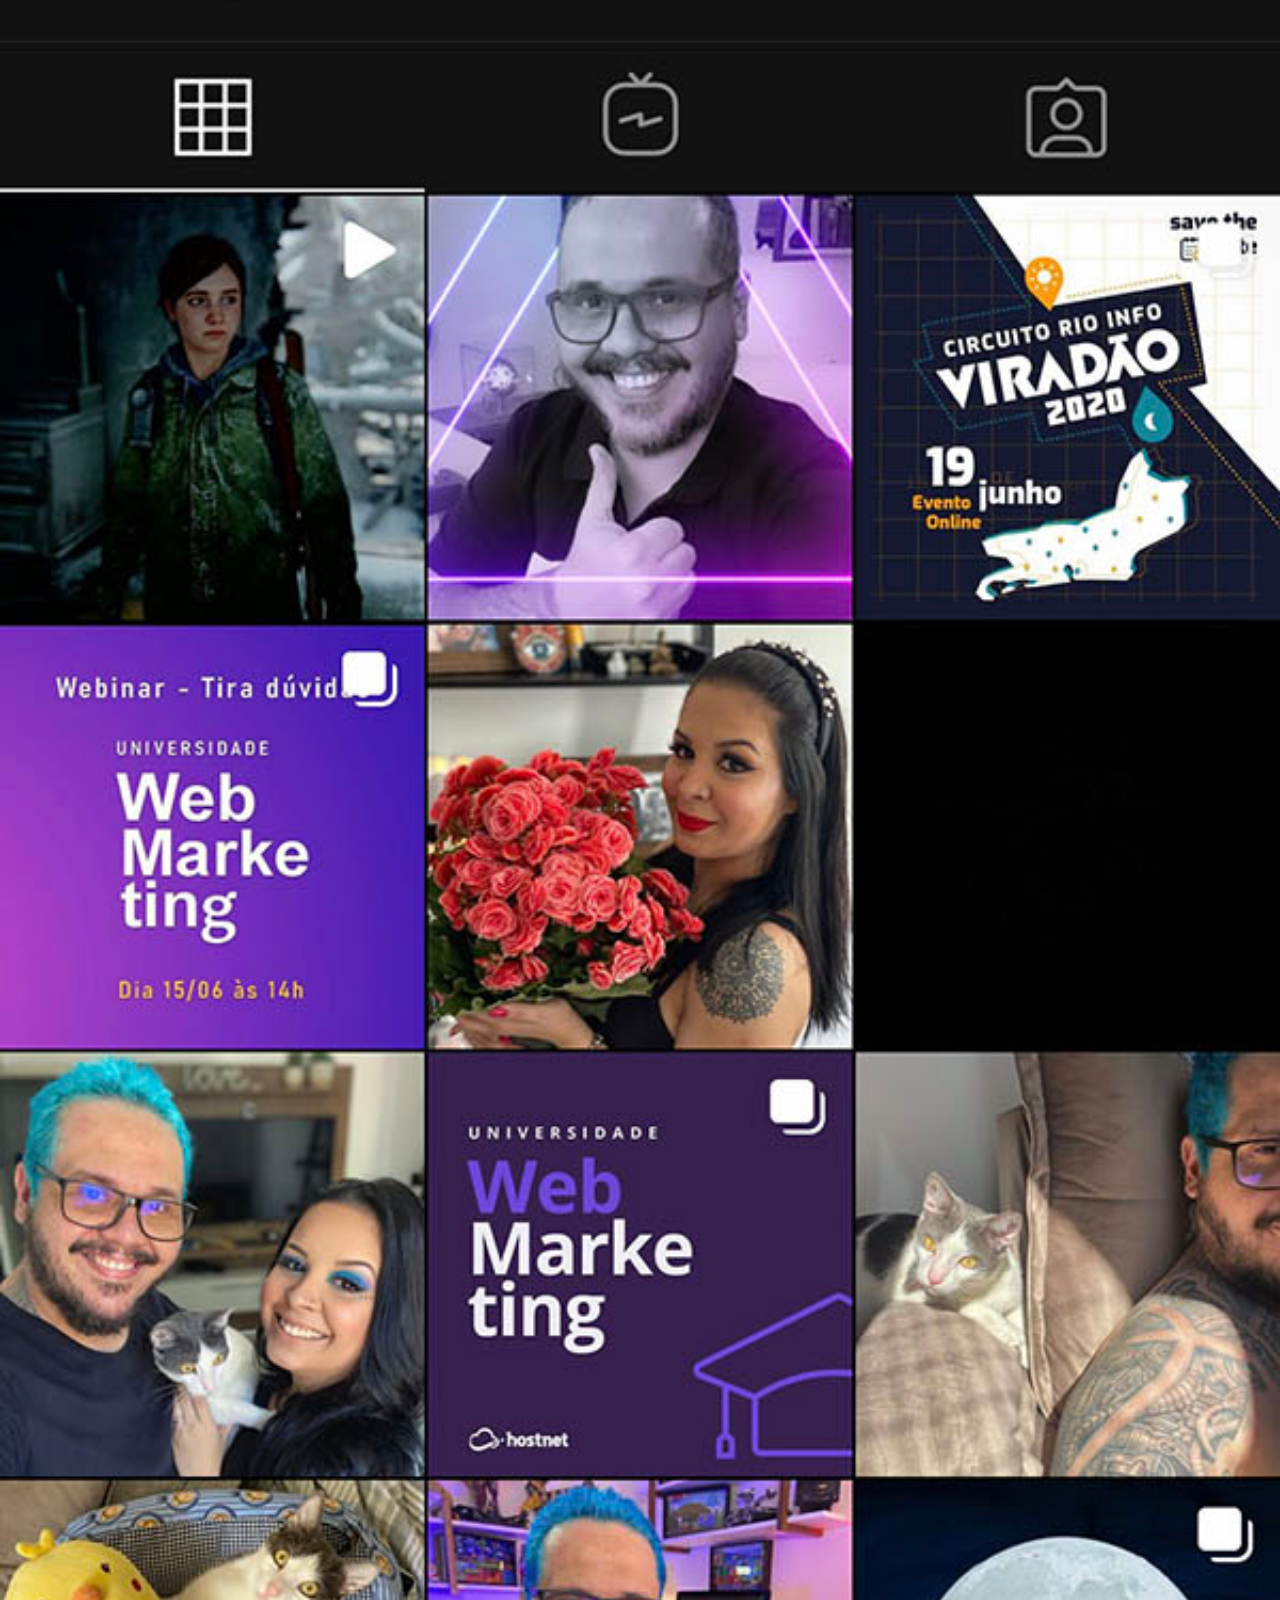
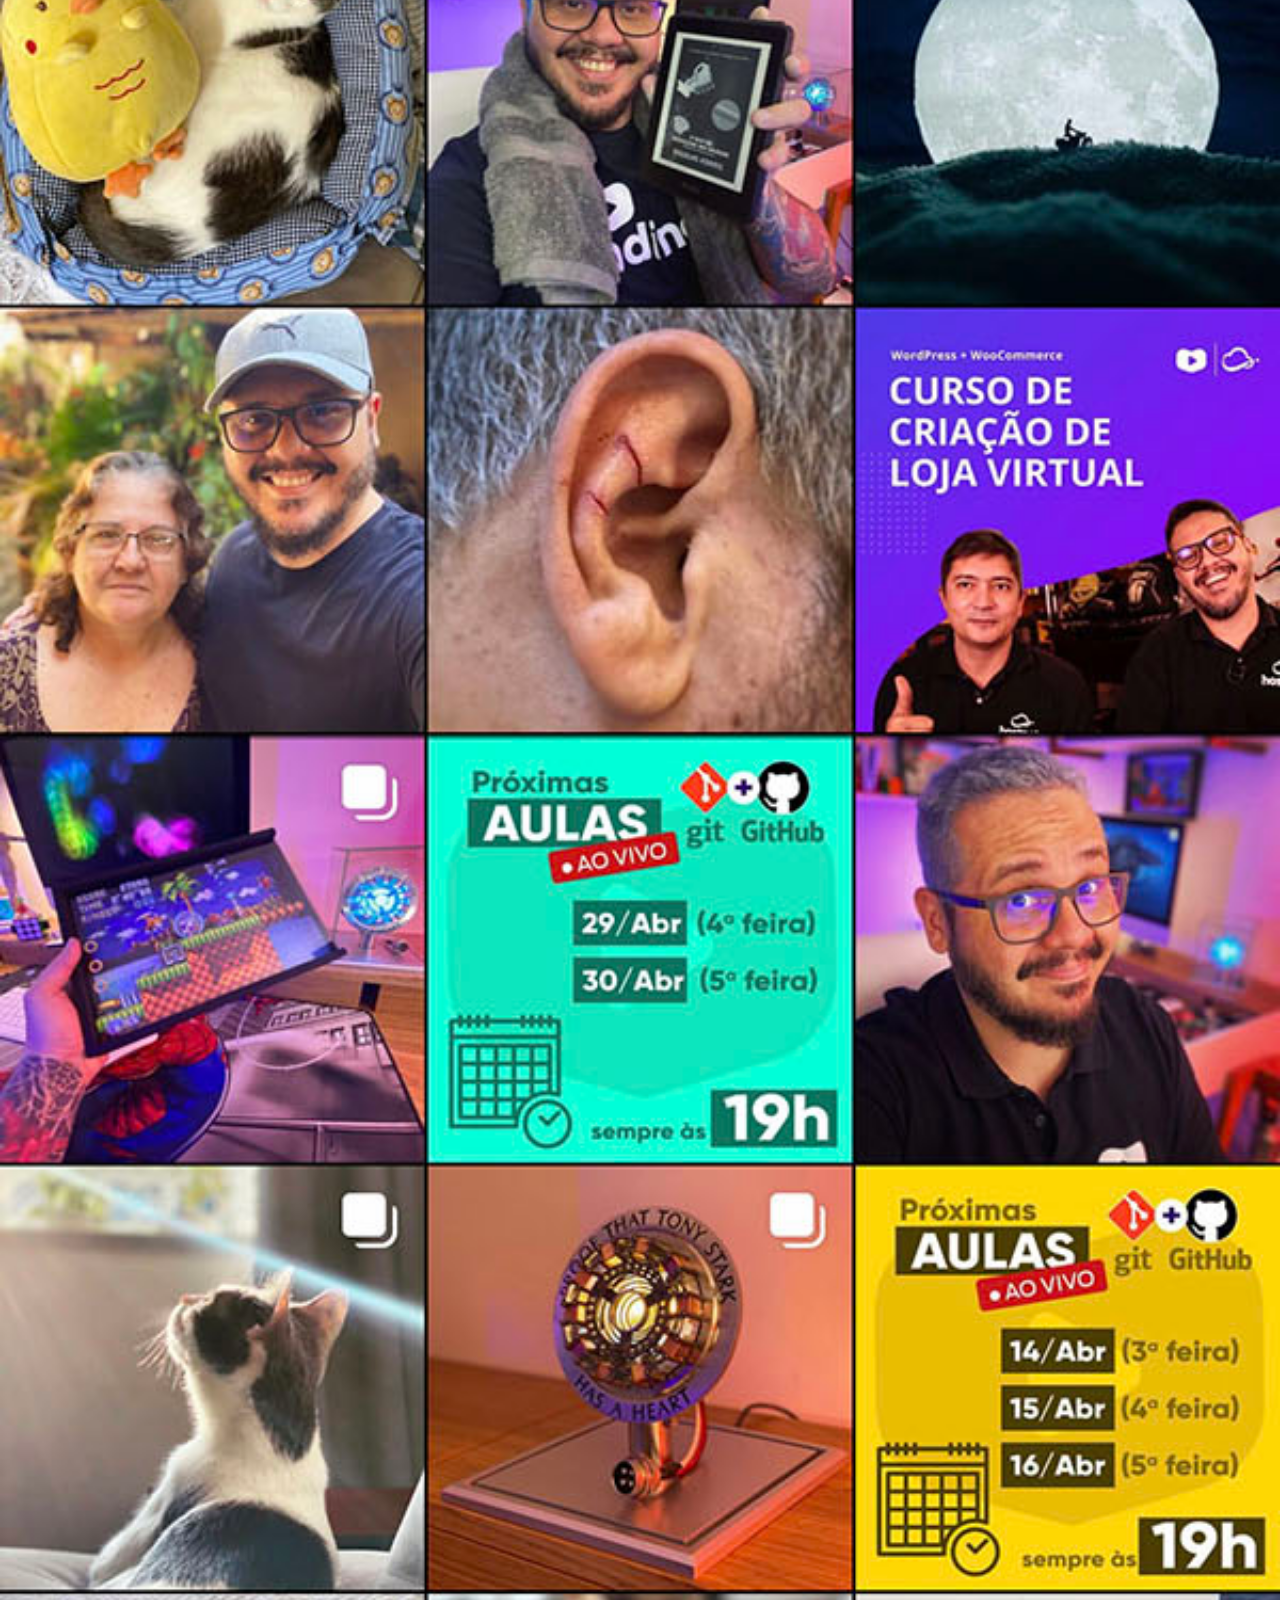
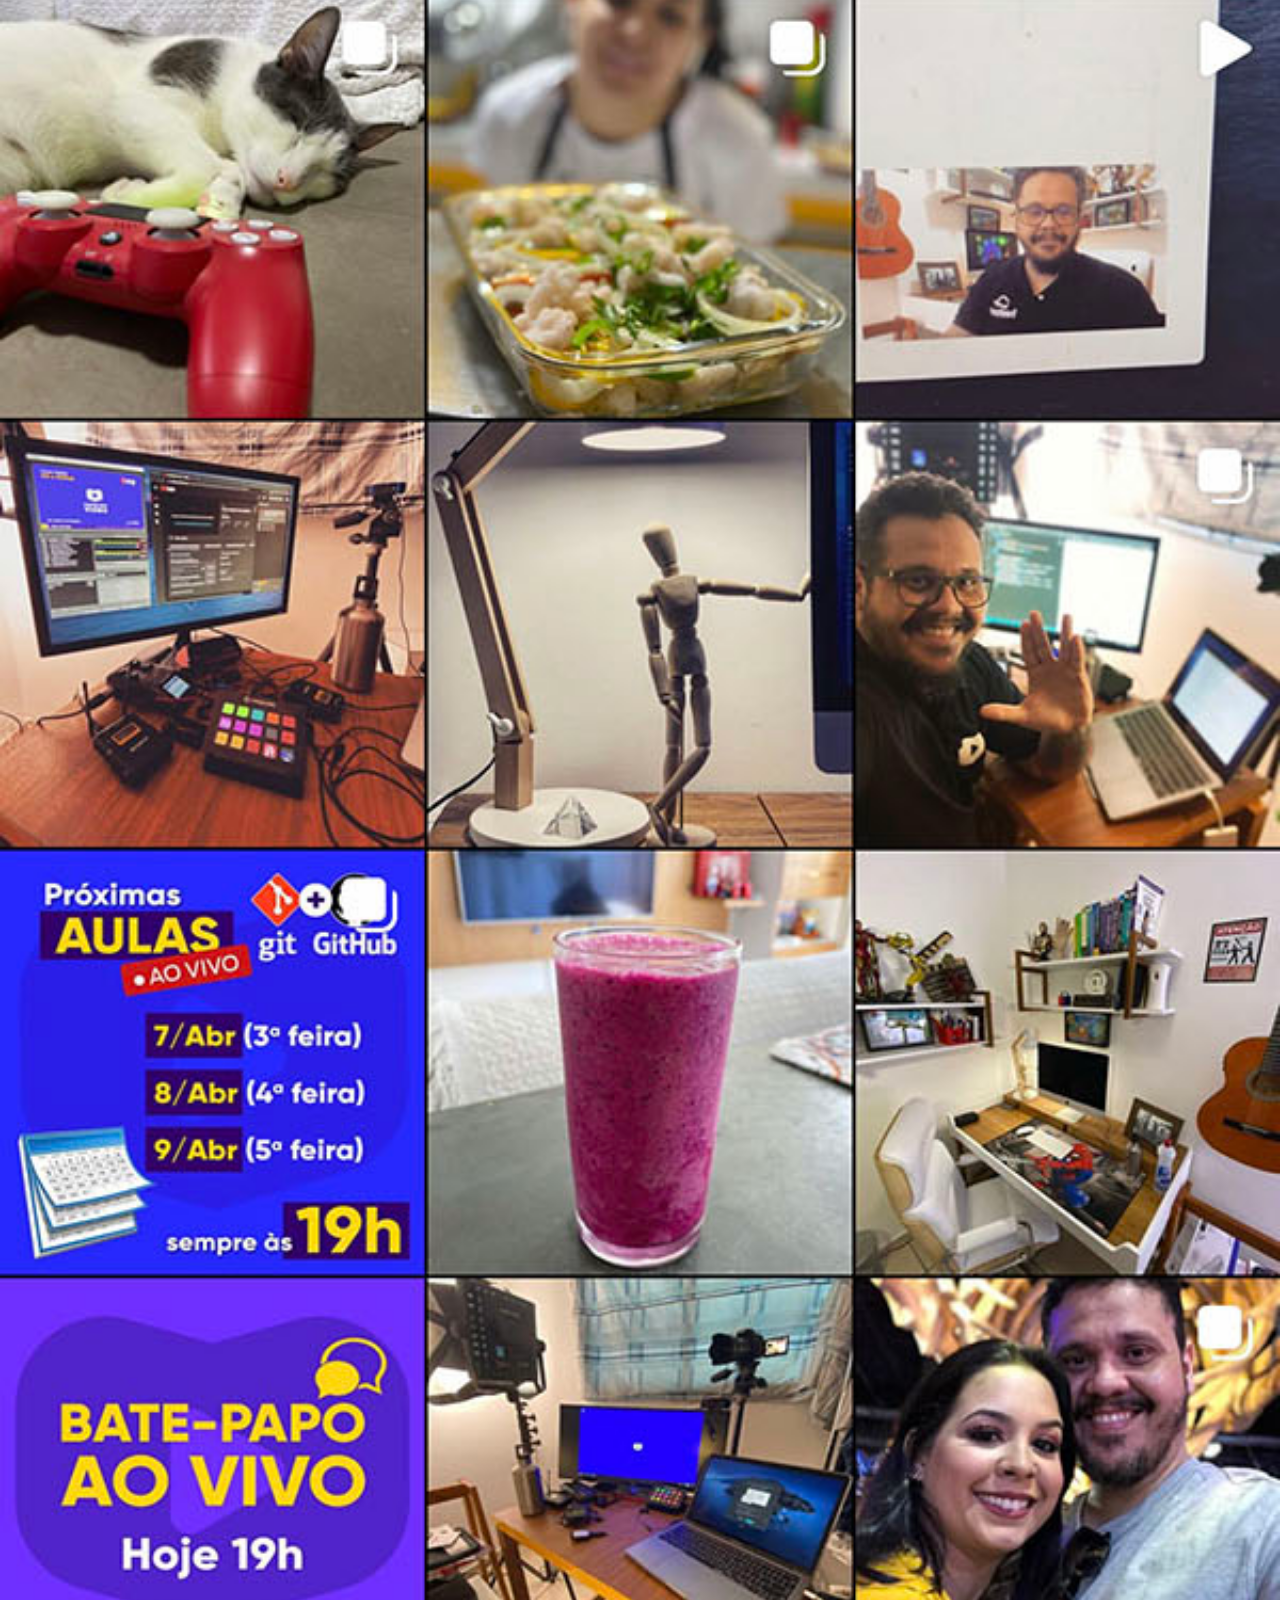
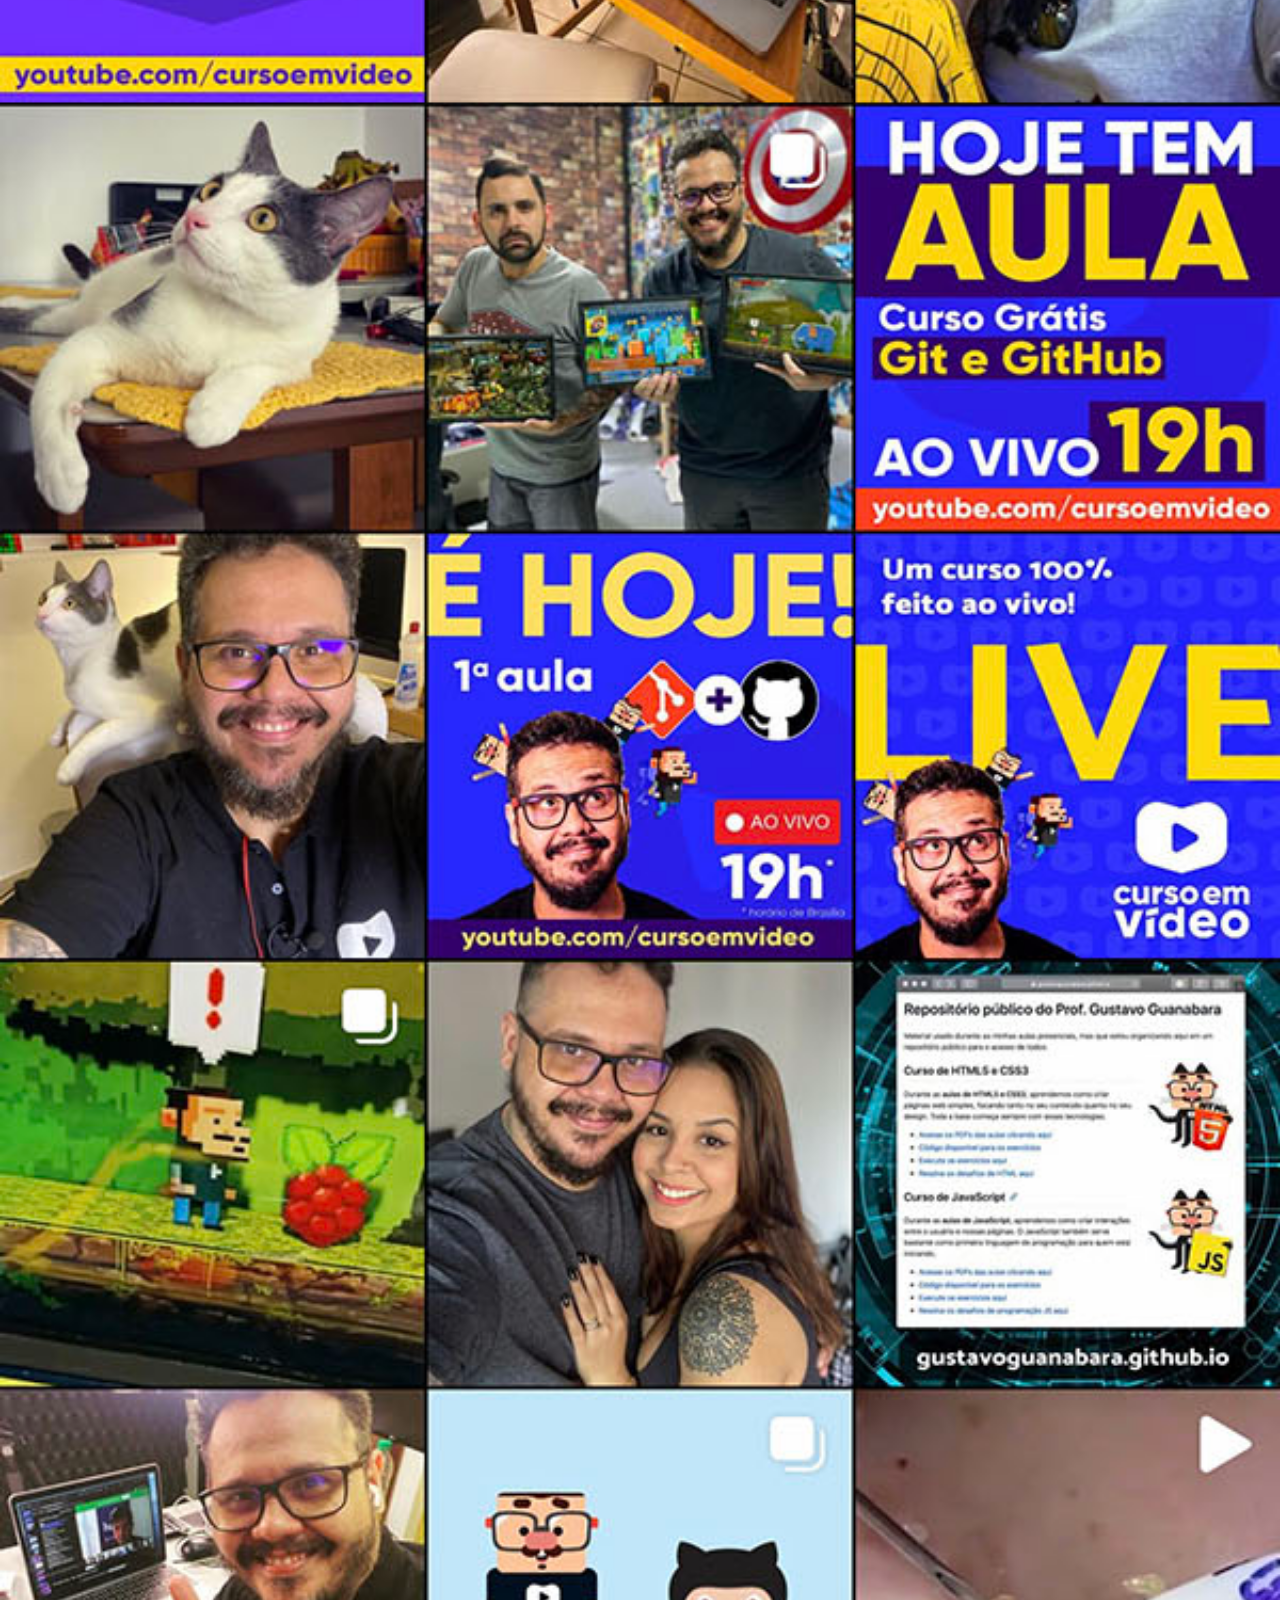
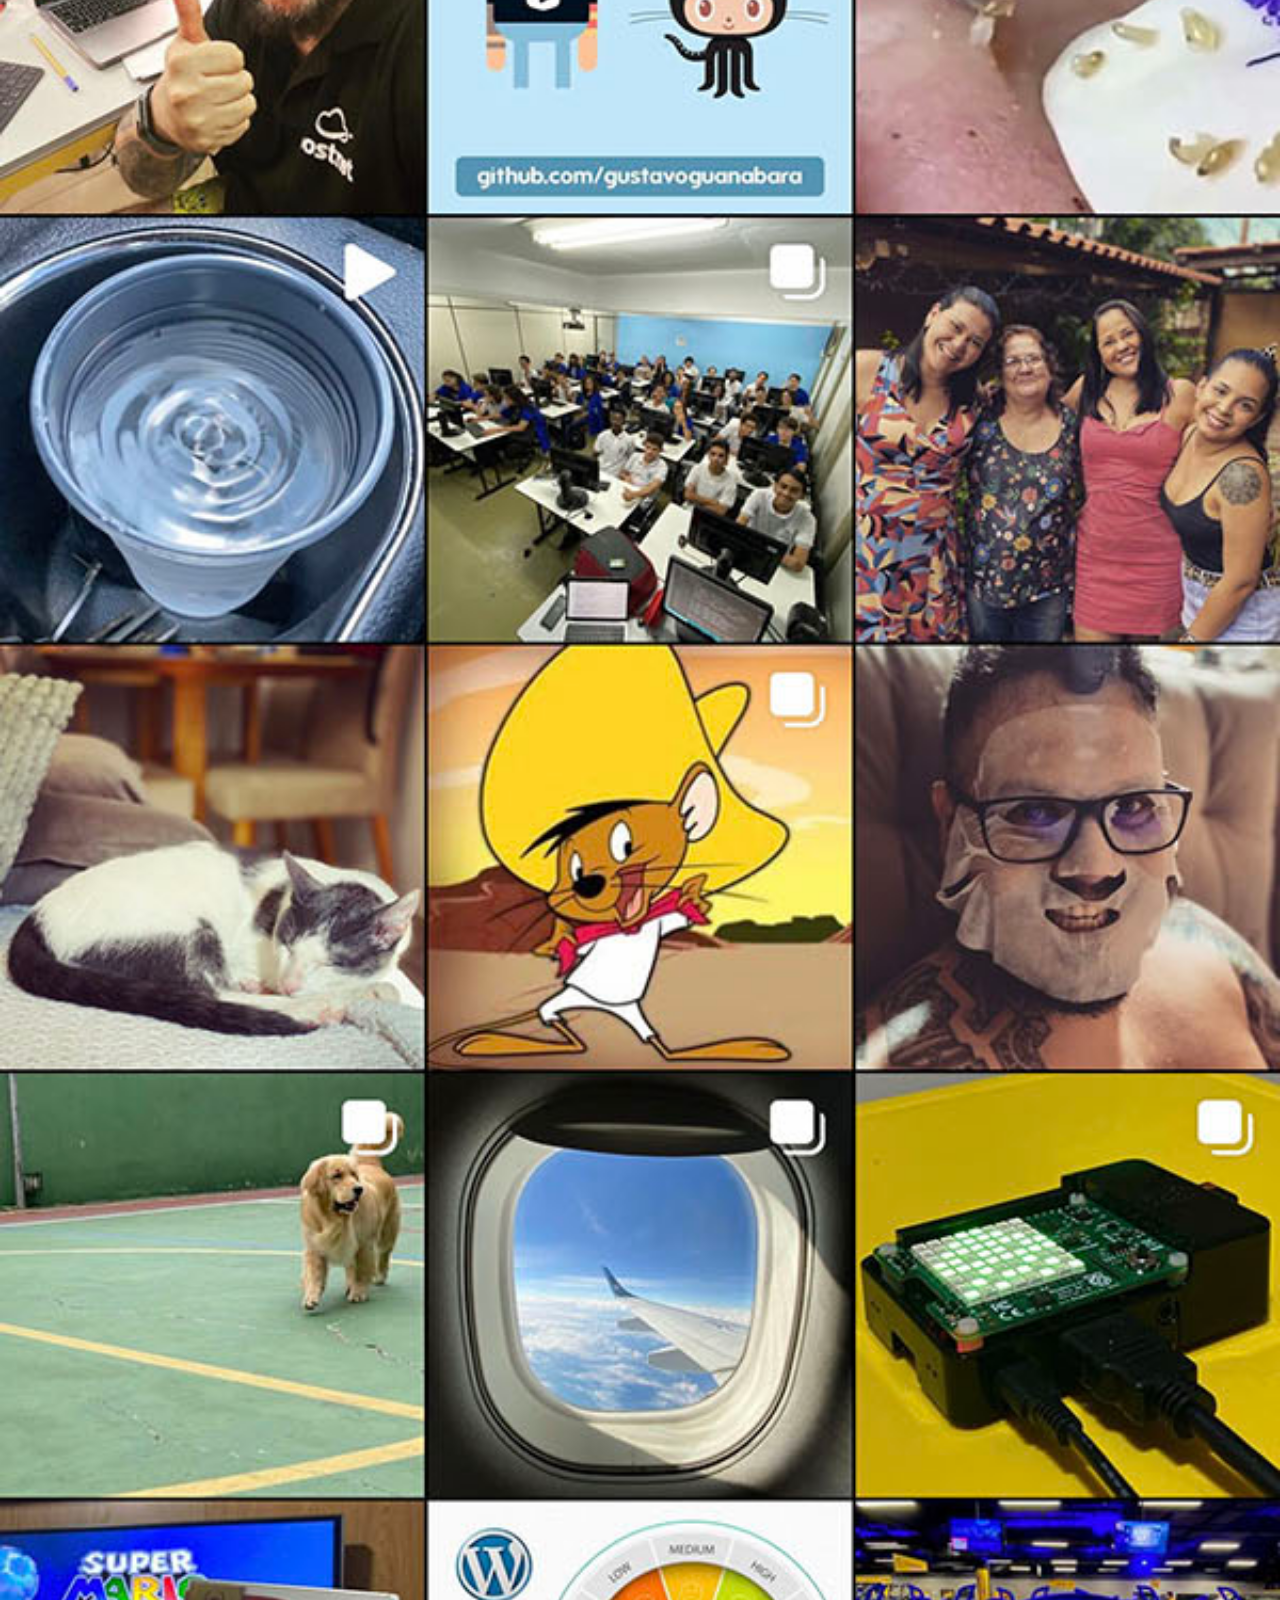
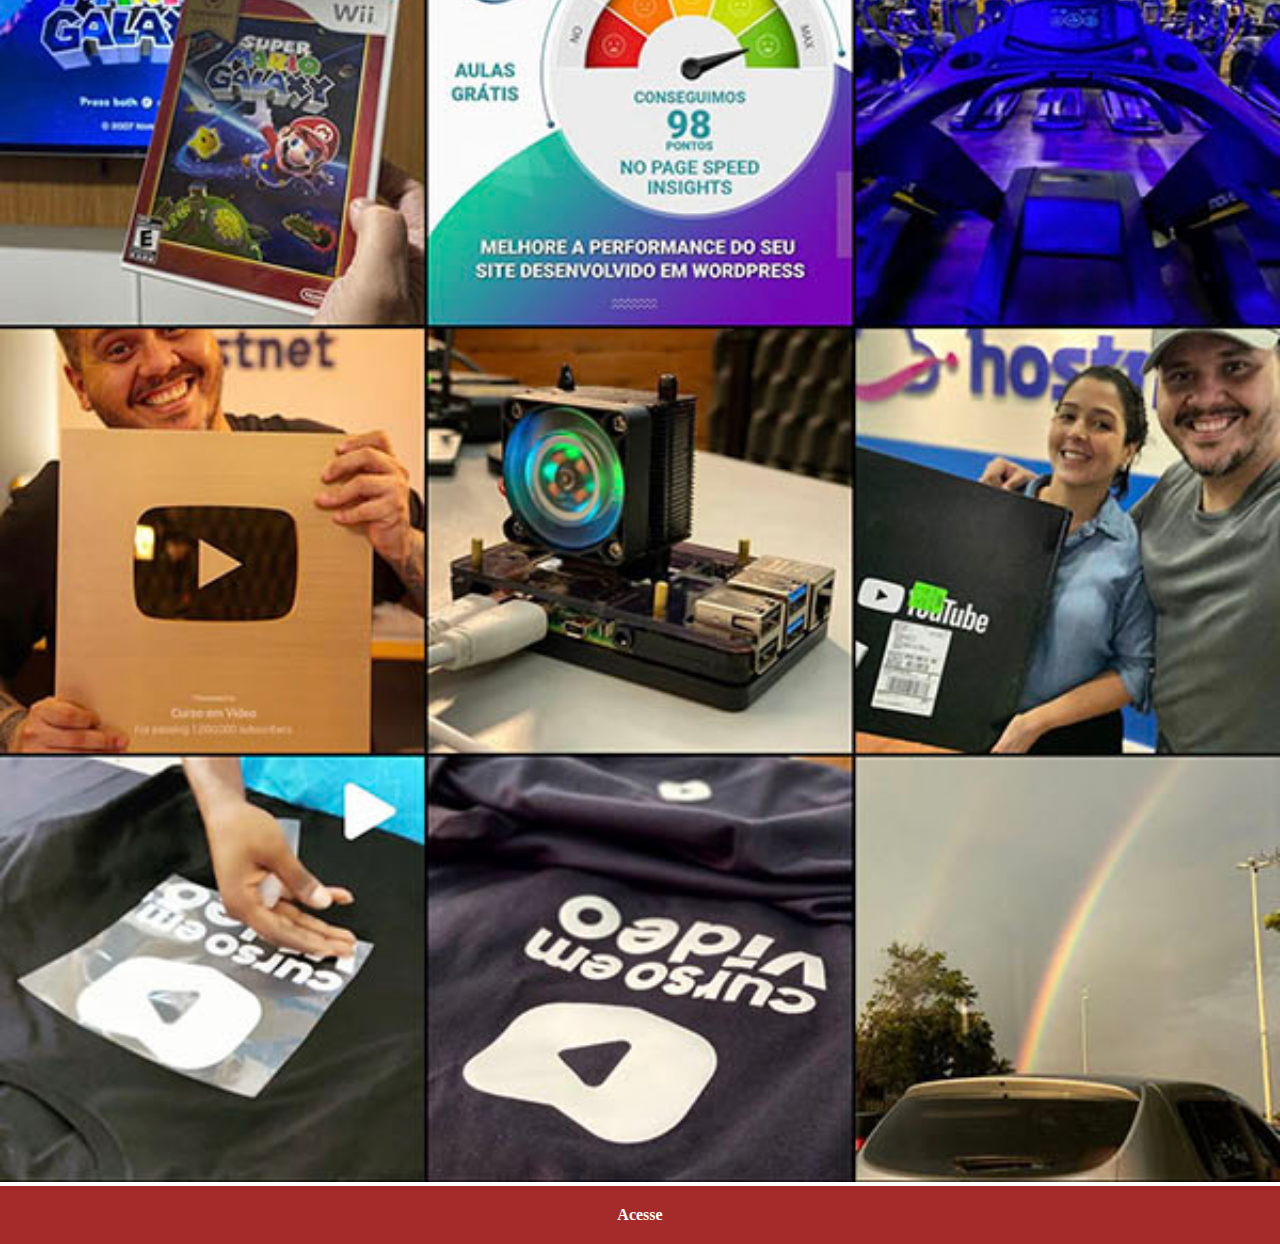
<file: instagram.html>
<!DOCTYPE html>
<html lang="pt-br">
<head>
    <meta charset="UTF-8">
    <meta http-equiv="X-UA-Compatible" content="IE=edge">
    <meta name="viewport" content="width=device-width, initial-scale=1.0">
    <link rel="stylesheet" href="estilos/social.css">
    <title>Instagram</title>
</head>
<body>
    <img src="imagens/tela-instagram.jpg" alt="Instagram">
    <a href="#" target="_blank">Acesse</a>
    
</body>
</html>
</file>
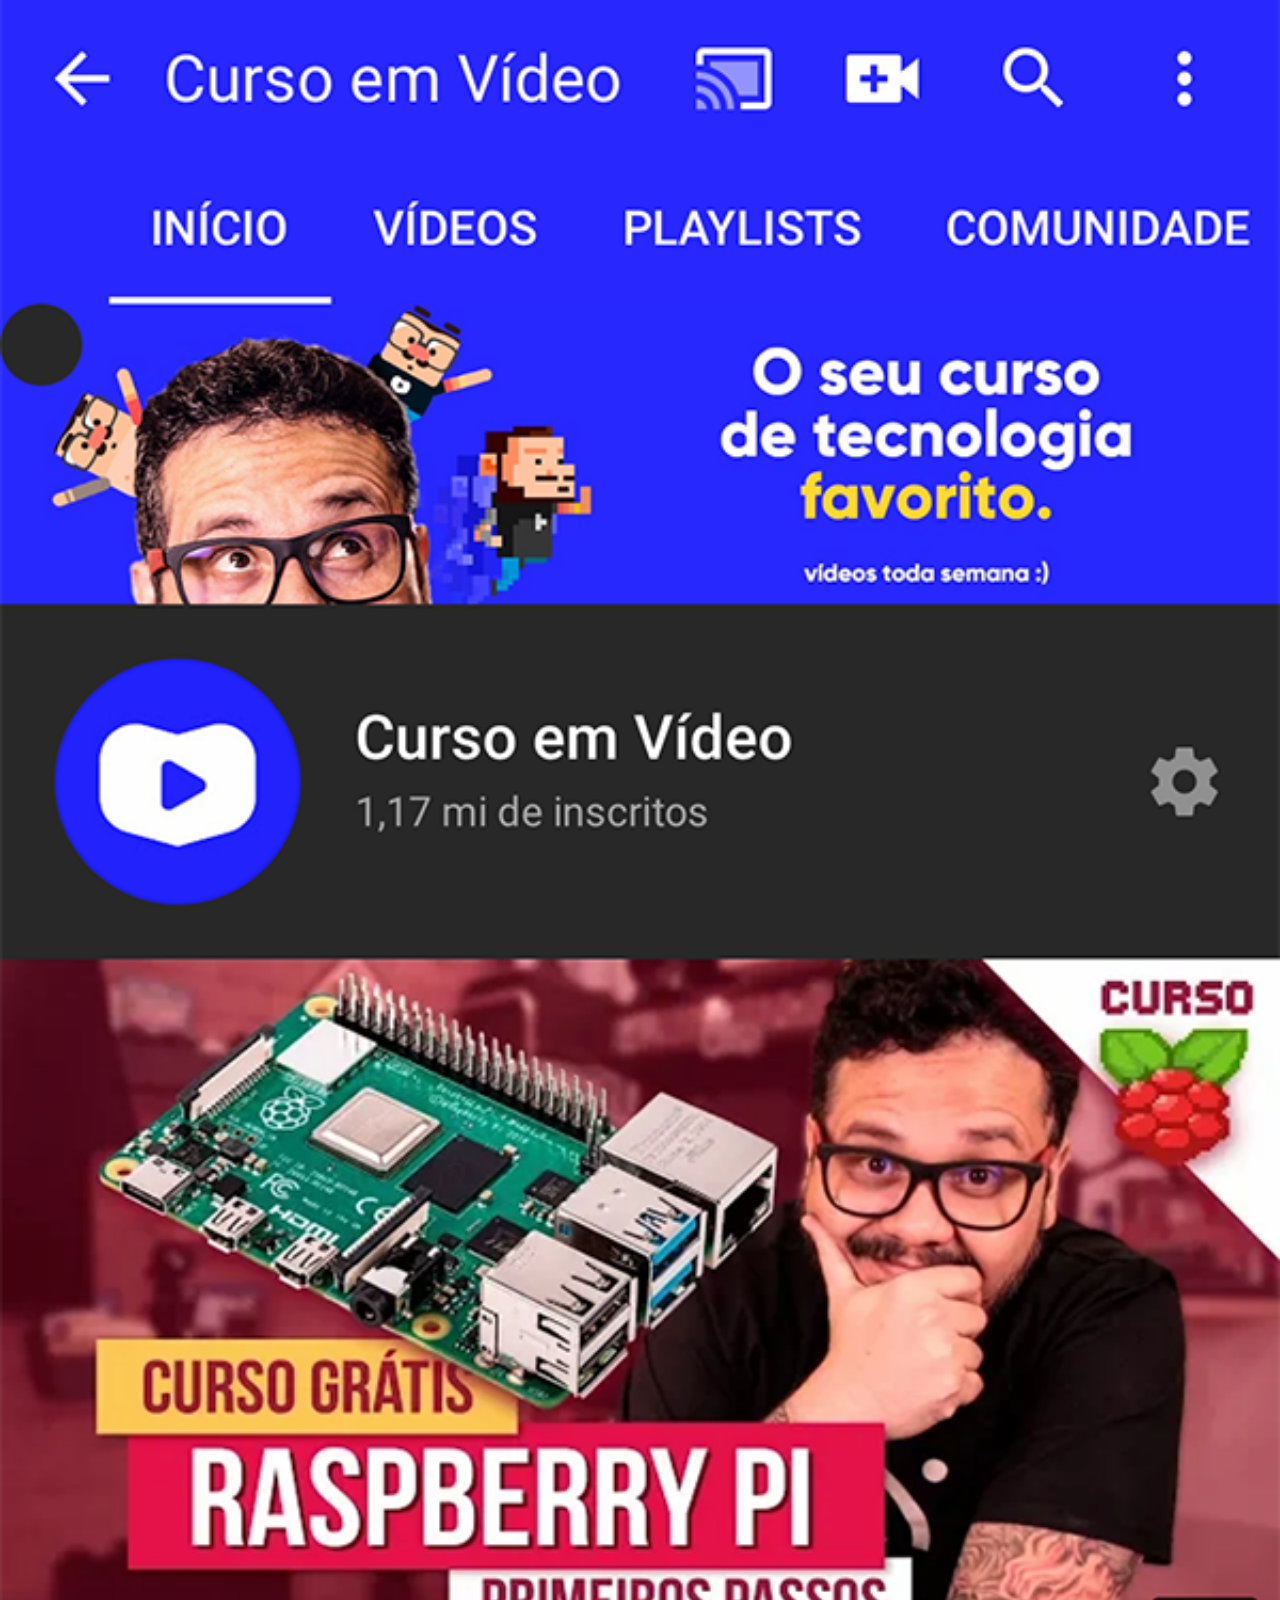
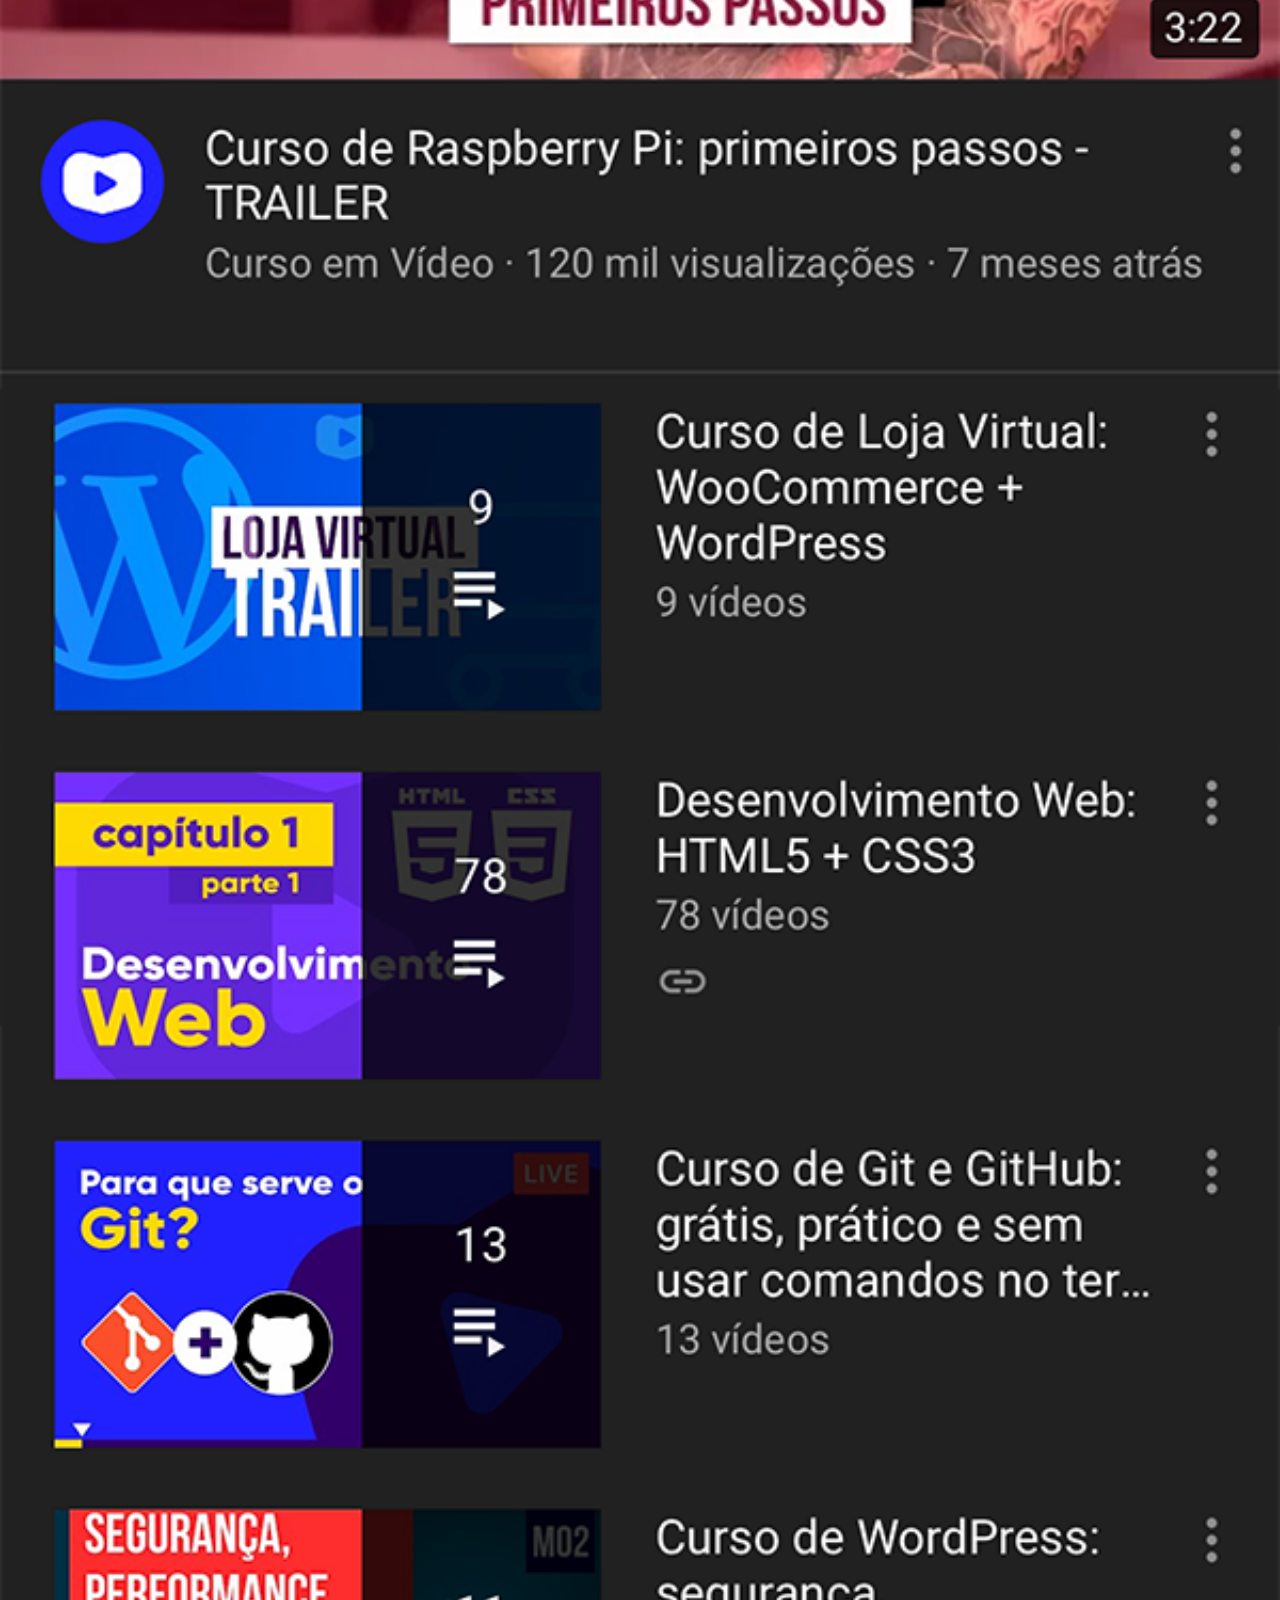
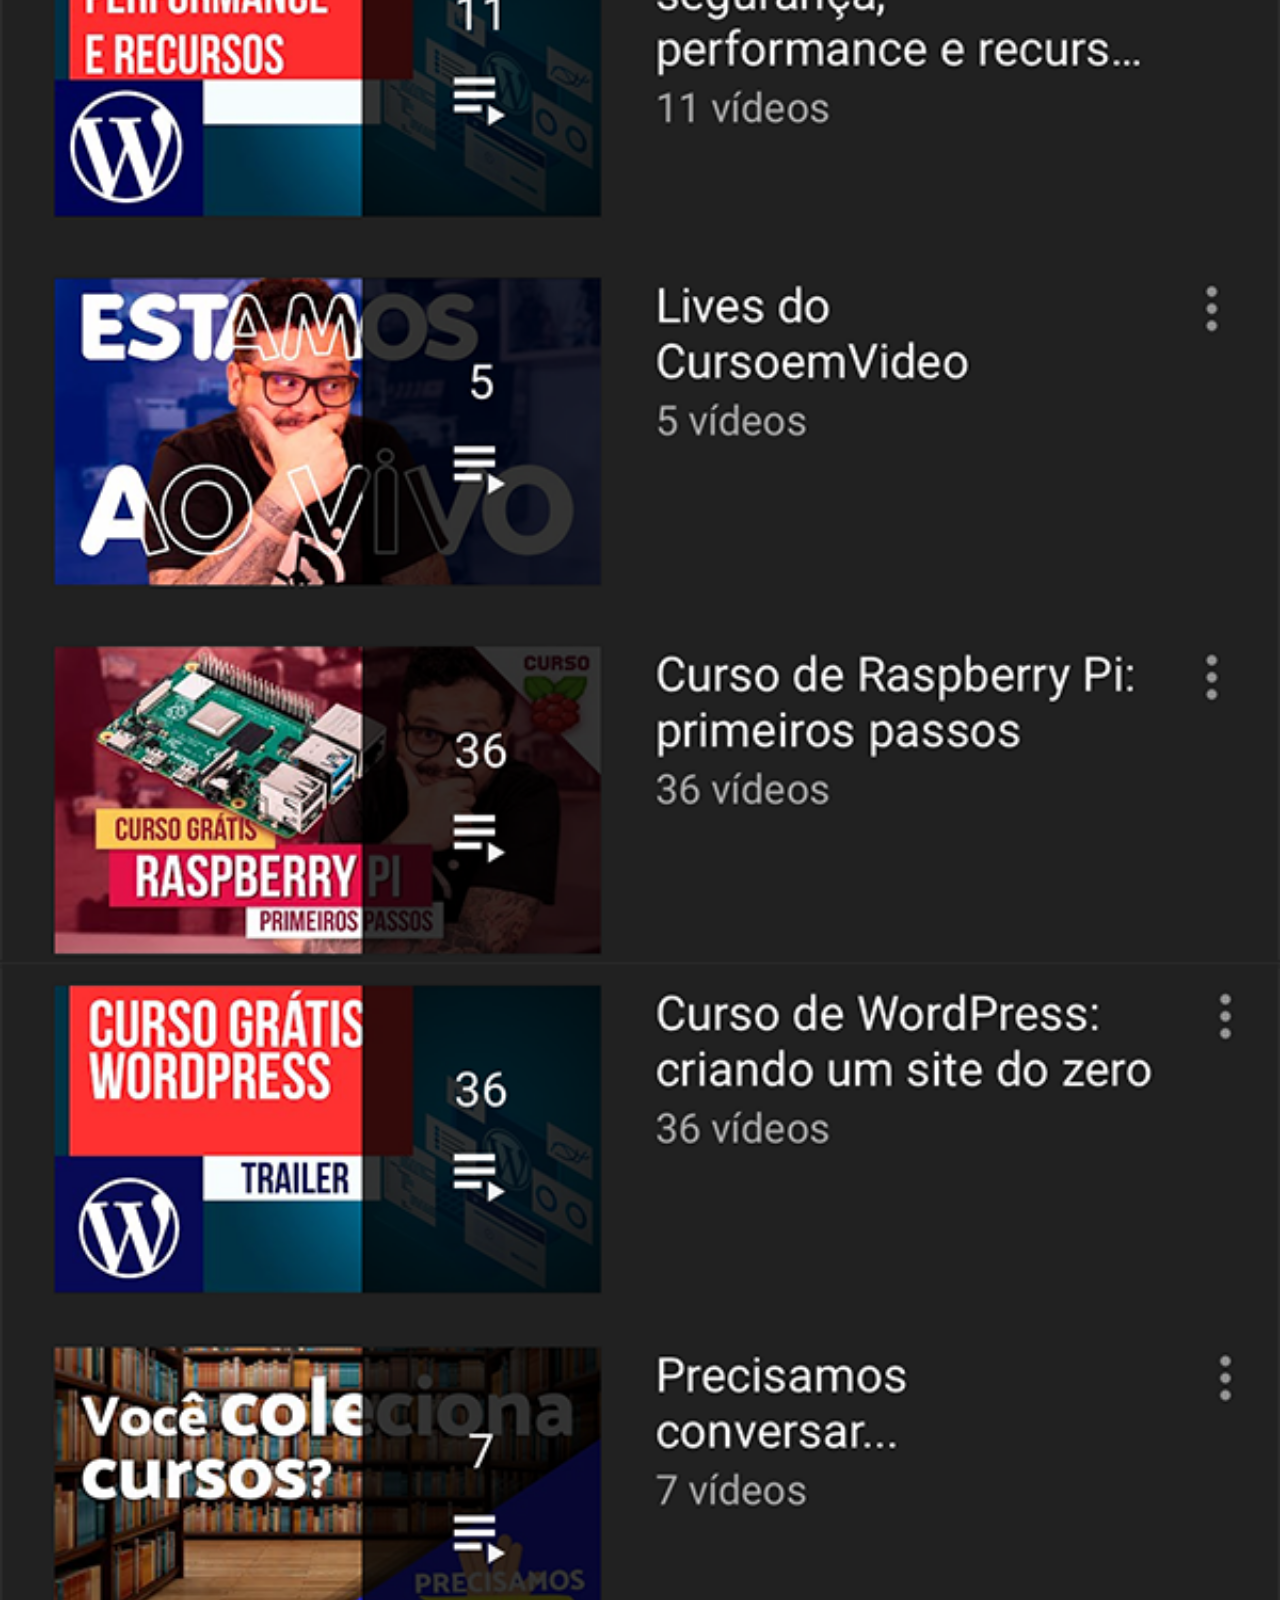
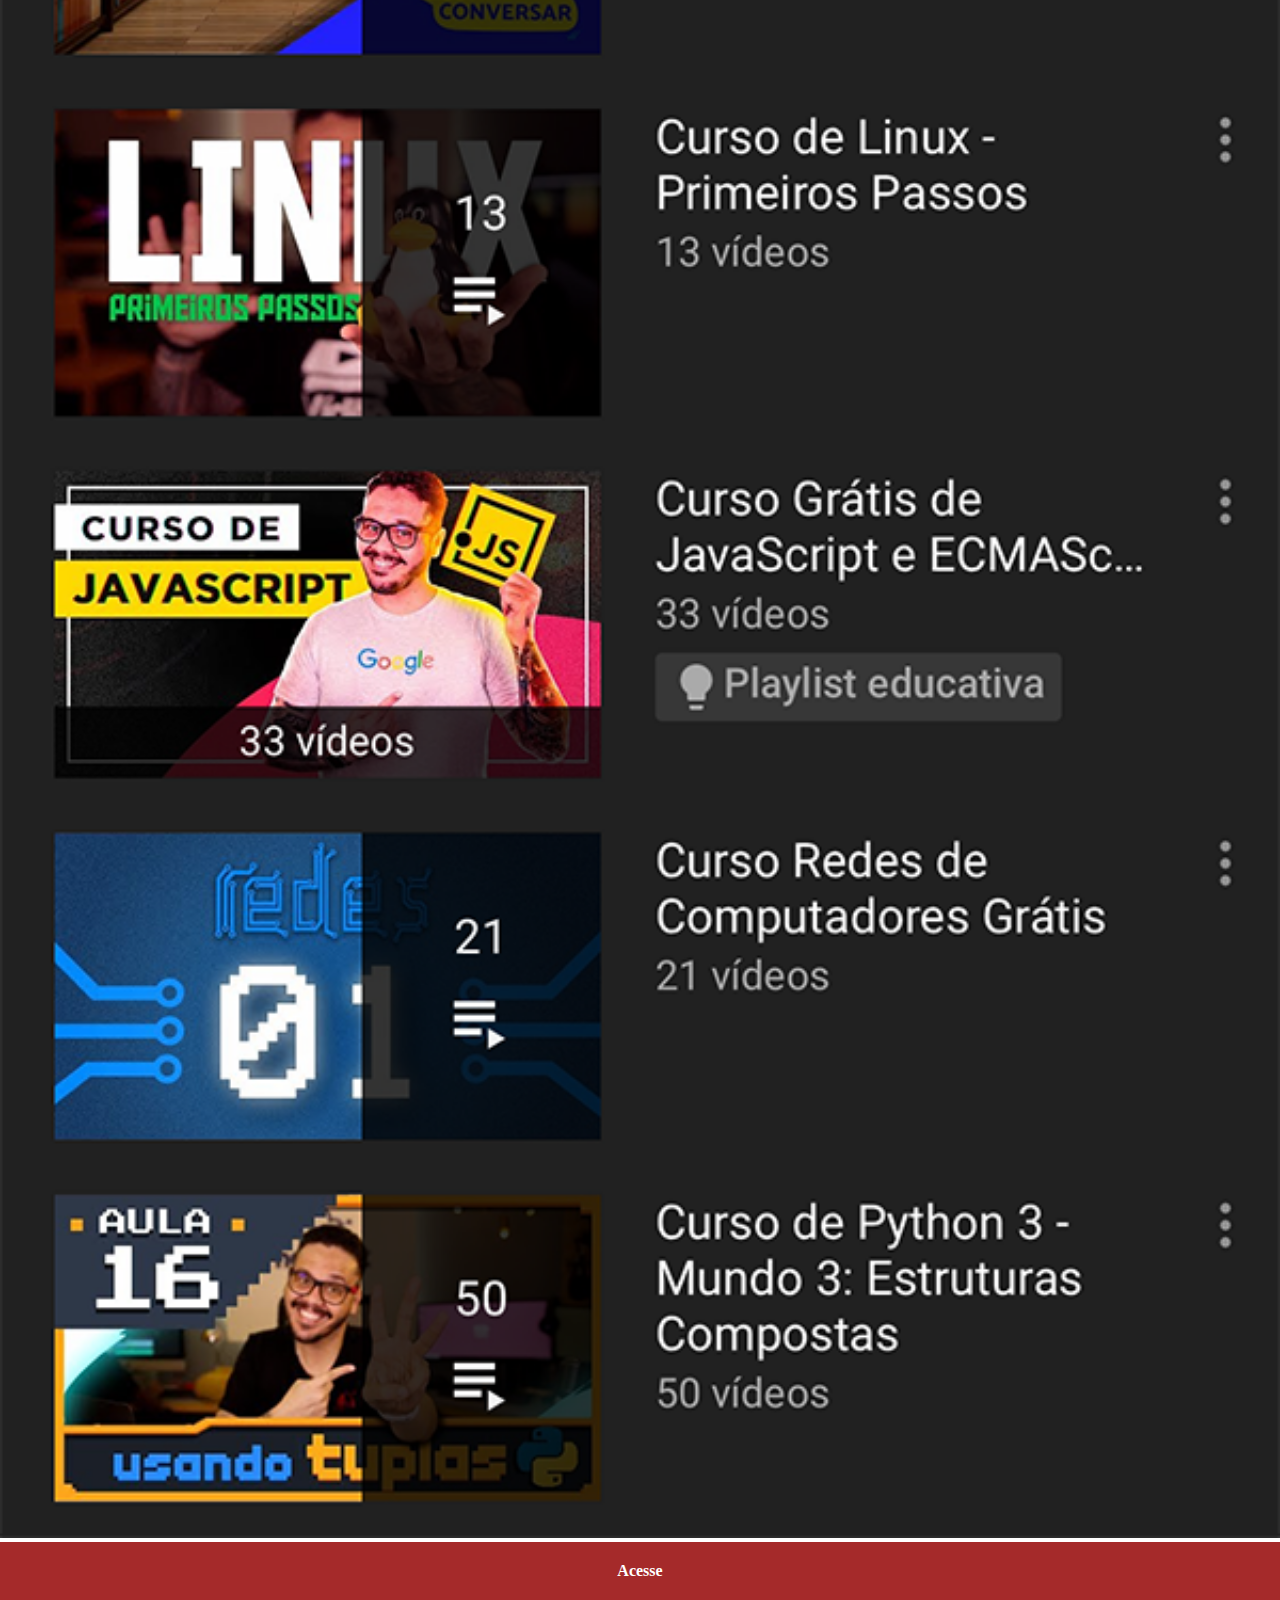
<file: youtube.html>
<!DOCTYPE html>
<html lang="pt-br">
<head>
    <meta charset="UTF-8">
    <meta http-equiv="X-UA-Compatible" content="IE=edge">
    <meta name="viewport" content="width=device-width, initial-scale=1.0">
    <link rel="stylesheet" href="estilos/social.css">
    <title>youtube</title>
</head>
<body>
    <img src="imagens/tela-youtube.png" alt="">
    <a href="#" target="_blank">Acesse</a>
    
</body>
</html>
</file>
<file: estilos/style.css>
@charset "UTF-8";

* {
    margin: 0px;
    padding: 0px;
}
html, body {
    width: 100vw;
    height: 100vh;
    background-color: black;
}
body{
    background:  url(../imagens/fundo-madeira.jpg);
    background-size: cover;
    background-position: top center;
    background-attachment: fixed;
}
main {
    height: 100vh;
    position: relative;
}
section#telefone {
    position: absolute;
    top: 50%;
    left: 50%;
    transform: translate(-50%, -50%);

    height: 635px;
    width: 311px;
    background: url(../imagens/frame-iphone.png) no-repeat;
}
iframe#tela {
    position: absolute;
    top: 80px;
    left: 22px;

    width: 263px;
    height: 467px;
}
section#redes-sociais {
    text-align: right;

}
section#redes-sociais > a > img {
    width: 50px;
    margin: 10px;
    border-radius: 50px;
    box-sizing: border-box;
}
section#redes-sociais > a > img:hover {
    border: 2px solid white;
    box-shadow: 5px 5px 5px rgba(0, 0, 0, 0.575);
    transition: transform 1s, border .5s;
}
</file>
<file: estilos/social.css>
@charset "UTF-8";

* {
    margin: 0px;
    padding: 0px;
}
::-webkit-scrollbar {
    width: 0px;
    height: 0px;
}
img {
    width: 100vw;

}
a {
    display: block;
    background-color: brown;
    color: white;
    padding: 20px;
    text-align: center;
    text-decoration: none;
    font-weight: bold;
}
</file>
